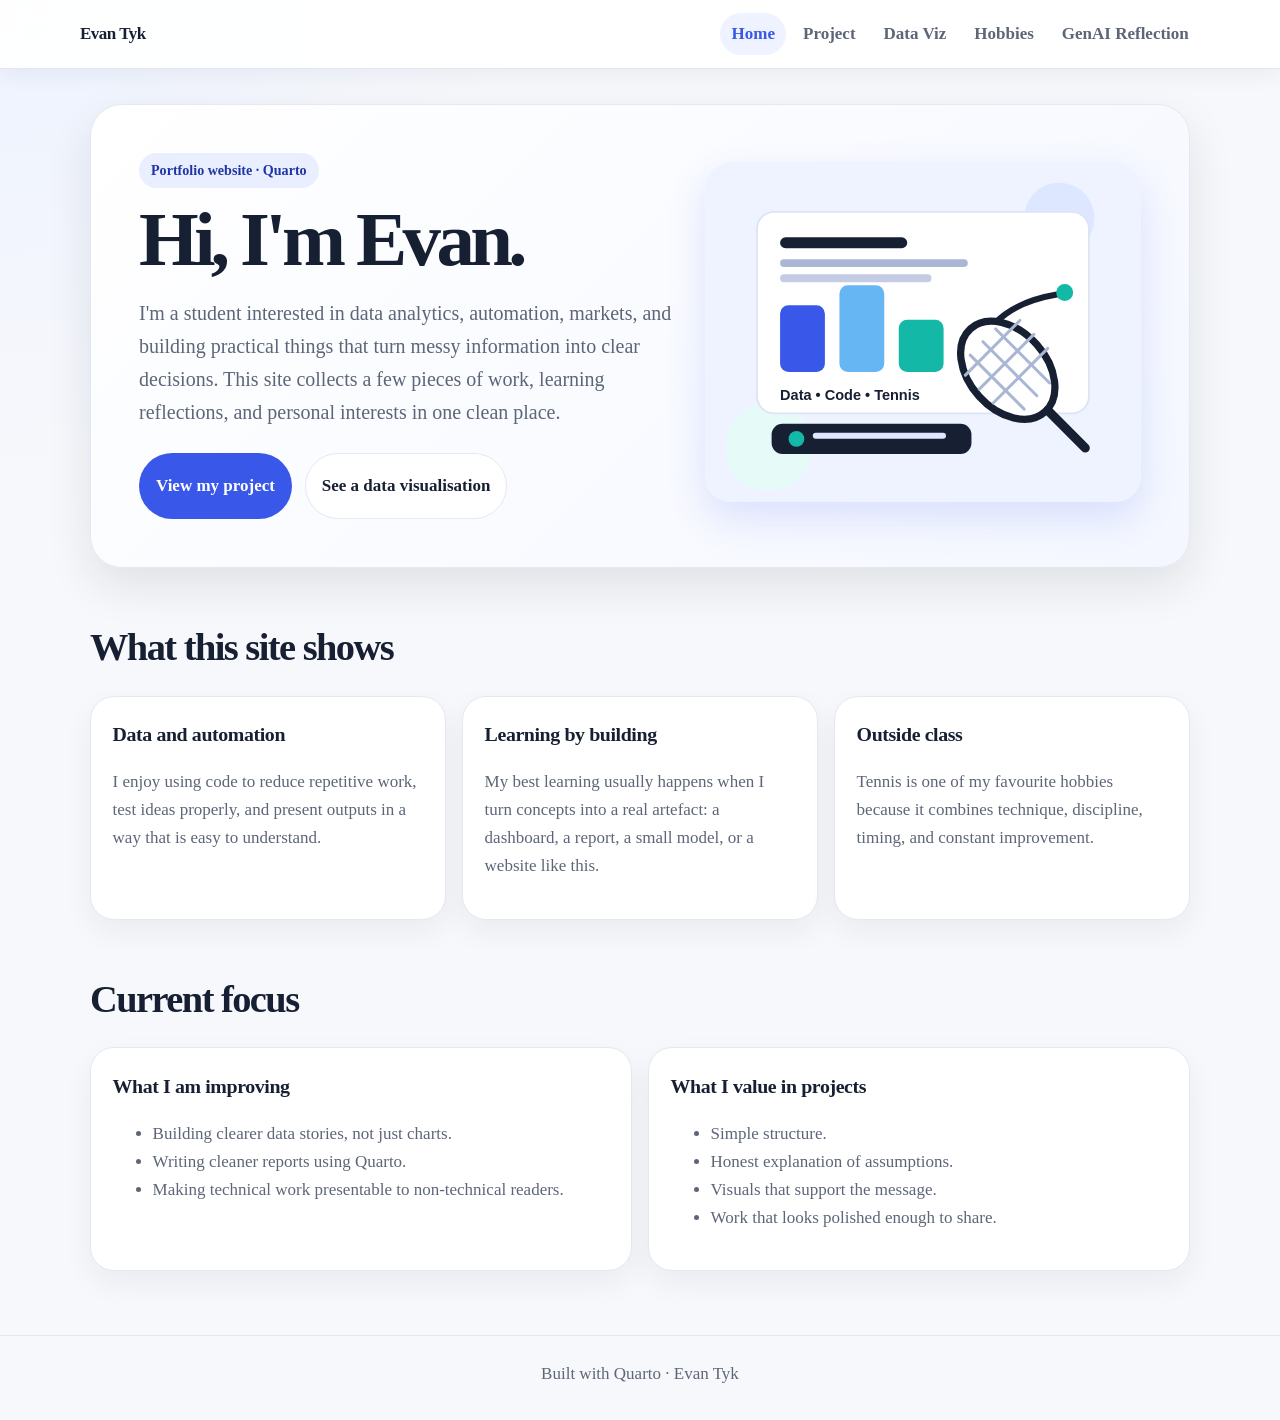
<file: docs/index.html>
<!doctype html>
<html lang="en">
<head>
  <meta charset="utf-8">
  <meta name="viewport" content="width=device-width, initial-scale=1">
  <title>Home | Evan Tyk</title>
  <meta name="description" content="Portfolio website built with Quarto by Evan Tyk.">
  <style>
/* Portfolio website styling - inlined for GitHub Pages reliability */
:root {
  --bg: #f7f8fb;
  --surface: #ffffff;
  --surface-2: #f0f4ff;
  --text: #172033;
  --muted: #5d6678;
  --accent: #3957e8;
  --accent-2: #0f766e;
  --line: #e4e8f2;
  --shadow: 0 18px 45px rgba(23, 32, 51, 0.10);
  --radius: 24px;
}

body {
  margin: 0;
  background: radial-gradient(circle at top left, #eef3ff 0, transparent 32rem), var(--bg);
  color: var(--text);
  font-size: 17px;
  line-height: 1.65;
}

.navbar {
  box-shadow: 0 6px 20px rgba(23, 32, 51, 0.06);
}

.navbar-title {
  font-weight: 800;
  letter-spacing: -0.02em;
}

#title-block-header,
.quarto-title-block,
.quarto-title,
h1.title {
  display: none;
}

main.content {
  max-width: 1120px;
  margin: 0 auto;
  padding: 2.2rem 1.1rem 4rem;
}

a {
  color: var(--accent);
}

.hero {
  display: grid;
  grid-template-columns: minmax(0, 1.1fr) minmax(280px, 0.9fr);
  gap: 2rem;
  align-items: center;
  padding: 3rem;
  border-radius: 32px;
  background: linear-gradient(135deg, #ffffff 0%, #f4f7ff 100%);
  box-shadow: var(--shadow);
  border: 1px solid var(--line);
}

.eyebrow {
  display: inline-flex;
  align-items: center;
  gap: 0.45rem;
  padding: 0.35rem 0.75rem;
  border-radius: 999px;
  background: #e9efff;
  color: #2035a3;
  font-size: 0.88rem;
  font-weight: 700;
  margin-bottom: 1rem;
}

.hero h1 {
  margin: 0;
  font-size: clamp(2.4rem, 7vw, 4.8rem);
  line-height: 0.95;
  letter-spacing: -0.06em;
}

.hero .lead {
  margin: 1.25rem 0 0;
  color: var(--muted);
  font-size: clamp(1.05rem, 2.2vw, 1.25rem);
  max-width: 62ch;
}

.hero-visual img {
  width: 100%;
  height: auto;
  border-radius: 26px;
  box-shadow: 0 16px 38px rgba(57, 87, 232, 0.15);
}

.portfolio-button-row {
  display: flex;
  flex-wrap: wrap;
  gap: 0.8rem;
  margin-top: 1.5rem;
}

.portfolio-btn {
  display: inline-flex !important;
  align-items: center;
  justify-content: center;
  min-height: 44px;
  padding: 0.65rem 1rem;
  border-radius: 999px;
  text-decoration: none;
  font-weight: 800;
  border: 1px solid transparent;
}

.portfolio-btn-primary {
  color: #ffffff;
  background: var(--accent);
}

.portfolio-btn-outline {
  color: var(--text);
  background: #ffffff;
  border-color: var(--line);
}

.section-title {
  margin-top: 3rem;
  margin-bottom: 1rem;
  font-size: clamp(1.65rem, 4vw, 2.4rem);
  letter-spacing: -0.04em;
}

.portfolio-grid {
  display: grid !important;
  grid-template-columns: repeat(3, minmax(0, 1fr));
  gap: 1rem;
}

.portfolio-grid.portfolio-grid-two {
  grid-template-columns: repeat(2, minmax(0, 1fr));
}

.portfolio-card {
  display: block;
  box-sizing: border-box;
  padding: 1.35rem;
  border-radius: var(--radius);
  background: var(--surface);
  border: 1px solid var(--line);
  box-shadow: 0 12px 30px rgba(23, 32, 51, 0.06);
}

.portfolio-card h3 {
  margin-top: 0;
  margin-bottom: 0.35rem;
  letter-spacing: -0.02em;
}

.portfolio-card p,
.portfolio-card li {
  color: var(--muted);
}

.portfolio-page-header {
  padding: 2.4rem;
  border-radius: 30px;
  background: linear-gradient(135deg, #172033 0%, #263965 100%);
  color: #ffffff;
  box-shadow: var(--shadow);
  margin-bottom: 1.4rem;
}

.portfolio-page-header h1 {
  margin: 0;
  font-size: clamp(2.1rem, 6vw, 4rem);
  letter-spacing: -0.05em;
  line-height: 1;
}

.portfolio-page-header p {
  max-width: 70ch;
  color: #dbe4ff;
  margin-bottom: 0;
}

.portfolio-callout-box {
  padding: 1.2rem 1.35rem;
  border-radius: 20px;
  background: #eefcf9;
  border: 1px solid #c9f2ea;
  color: #134e4a;
  font-weight: 650;
}

.portfolio-timeline {
  display: grid;
  gap: 0.9rem;
}

.portfolio-timeline-item {
  display: grid;
  grid-template-columns: 120px minmax(0, 1fr);
  gap: 1rem;
  padding: 1rem;
  border-radius: 20px;
  background: var(--surface);
  border: 1px solid var(--line);
}

.portfolio-timeline-item strong {
  color: var(--accent);
}

.portfolio-viz-frame {
  padding: 1rem;
  border-radius: 28px;
  background: #ffffff;
  border: 1px solid var(--line);
  box-shadow: var(--shadow);
  overflow: hidden;
}

.portfolio-viz-frame img {
  width: 100%;
  height: auto;
  display: block;
}

.note {
  color: var(--muted);
  font-size: 0.95rem;
}

.portfolio-tag-list {
  display: flex;
  flex-wrap: wrap;
  gap: 0.55rem;
  margin-top: 1rem;
}

.portfolio-tag {
  border-radius: 999px;
  padding: 0.35rem 0.7rem;
  background: var(--surface-2);
  color: #293c8f;
  font-size: 0.9rem;
  font-weight: 700;
}

@media (max-width: 820px) {
  main.content {
    padding-top: 1.2rem;
  }

  .hero,
  .portfolio-grid,
  .portfolio-grid.portfolio-grid-two,
  .portfolio-timeline-item {
    grid-template-columns: 1fr;
  }

  .hero,
  .portfolio-page-header {
    padding: 1.5rem;
    border-radius: 24px;
  }

  .hero-visual {
    order: -1;
  }

  .portfolio-button-row {
    flex-direction: column;
  }

  .portfolio-btn {
    width: 100%;
  }
}
/* Static docs fallback navbar/footer styles */
.site-nav {
  position: sticky;
  top: 0;
  z-index: 20;
  background: rgba(255, 255, 255, 0.92);
  backdrop-filter: blur(12px);
  border-bottom: 1px solid var(--line);
  box-shadow: 0 6px 20px rgba(23, 32, 51, 0.06);
}
.nav-inner {
  max-width: 1120px;
  margin: 0 auto;
  padding: 0.8rem 1.1rem;
  display: flex;
  align-items: center;
  justify-content: space-between;
  gap: 1rem;
}
.brand {
  color: var(--text);
  font-weight: 900;
  text-decoration: none;
  letter-spacing: -0.03em;
}
.nav-links {
  display: flex;
  align-items: center;
  gap: 0.35rem;
  flex-wrap: wrap;
  justify-content: flex-end;
}
.nav-links a {
  color: var(--muted);
  text-decoration: none;
  font-weight: 750;
  padding: 0.45rem 0.7rem;
  border-radius: 999px;
}
.nav-links a.active,
.nav-links a:hover {
  color: var(--accent);
  background: #eef3ff;
}
.site-footer {
  text-align: center;
  color: var(--muted);
  border-top: 1px solid var(--line);
  padding: 1.5rem 1rem 2rem;
}
@media (max-width: 820px) {
  .nav-inner {
    align-items: flex-start;
    flex-direction: column;
  }
  .nav-links {
    justify-content: flex-start;
  }
}

  
/* stability patch */
main.content, main {max-width: 1100px !important; margin: 0 auto !important; width: 100% !important;}
.portfolio-grid, .portfolio-grid-two {
 display:flex !important;
 flex-wrap:wrap !important;
 gap:1rem !important;
 width:100% !important;
 align-items:stretch !important;
}
.portfolio-grid > *, .portfolio-grid-two > * {
 flex:1 1 300px !important;
 min-width:280px !important;
 width:auto !important;
 max-width:100% !important;
}
.portfolio-card {
 width:100% !important;
 overflow-wrap:break-word !important;
 word-break:normal !important;
}
@media (max-width:700px){
 .portfolio-grid > *, .portfolio-grid-two > * {min-width:100% !important;}
}

</style>
</head>
<body>
  <nav class="site-nav" aria-label="Main navigation">
    <div class="nav-inner">
      <a class="brand" href="index.html">Evan Tyk</a>
      <div class="nav-links"><a class="active" href="index.html">Home</a><a class="" href="project.html">Project</a><a class="" href="data-visualization.html">Data Viz</a><a class="" href="hobbies.html">Hobbies</a><a class="" href="genai-reflection.html">GenAI Reflection</a></div>
    </div>
  </nav>
  <main class="content">

<section class="hero">
  <div class="hero-copy">
    <span class="eyebrow">Portfolio website · Quarto</span>
    <h1>Hi, I'm Evan.</h1>
    <p class="lead">I'm a student interested in data analytics, automation, markets, and building practical things that turn messy information into clear decisions. This site collects a few pieces of work, learning reflections, and personal interests in one clean place.</p>
    <div class="portfolio-button-row">
      <a class="portfolio-btn portfolio-btn-primary" href="project.html">View my project</a>
      <a class="portfolio-btn portfolio-btn-outline" href="data-visualization.html">See a data visualisation</a>
    </div>
  </div>
  <div class="hero-visual"><img src="assets/profile-card.svg" alt="Illustration of data charts, code and tennis representing Evan's interests"></div>
</section>

<h2 class="section-title">What this site shows</h2>
<section class="portfolio-grid">
  <article class="portfolio-card"><h3>Data and automation</h3><p>I enjoy using code to reduce repetitive work, test ideas properly, and present outputs in a way that is easy to understand.</p></article>
  <article class="portfolio-card"><h3>Learning by building</h3><p>My best learning usually happens when I turn concepts into a real artefact: a dashboard, a report, a small model, or a website like this.</p></article>
  <article class="portfolio-card"><h3>Outside class</h3><p>Tennis is one of my favourite hobbies because it combines technique, discipline, timing, and constant improvement.</p></article>
</section>

<h2 class="section-title">Current focus</h2>
<section class="portfolio-grid portfolio-grid-two">
  <article class="portfolio-card"><h3>What I am improving</h3><ul><li>Building clearer data stories, not just charts.</li><li>Writing cleaner reports using Quarto.</li><li>Making technical work presentable to non-technical readers.</li></ul></article>
  <article class="portfolio-card"><h3>What I value in projects</h3><ul><li>Simple structure.</li><li>Honest explanation of assumptions.</li><li>Visuals that support the message.</li><li>Work that looks polished enough to share.</li></ul></article>
</section>

  </main>
  <footer class="site-footer">Built with Quarto · Evan Tyk</footer>
</body>
</html>
</file>
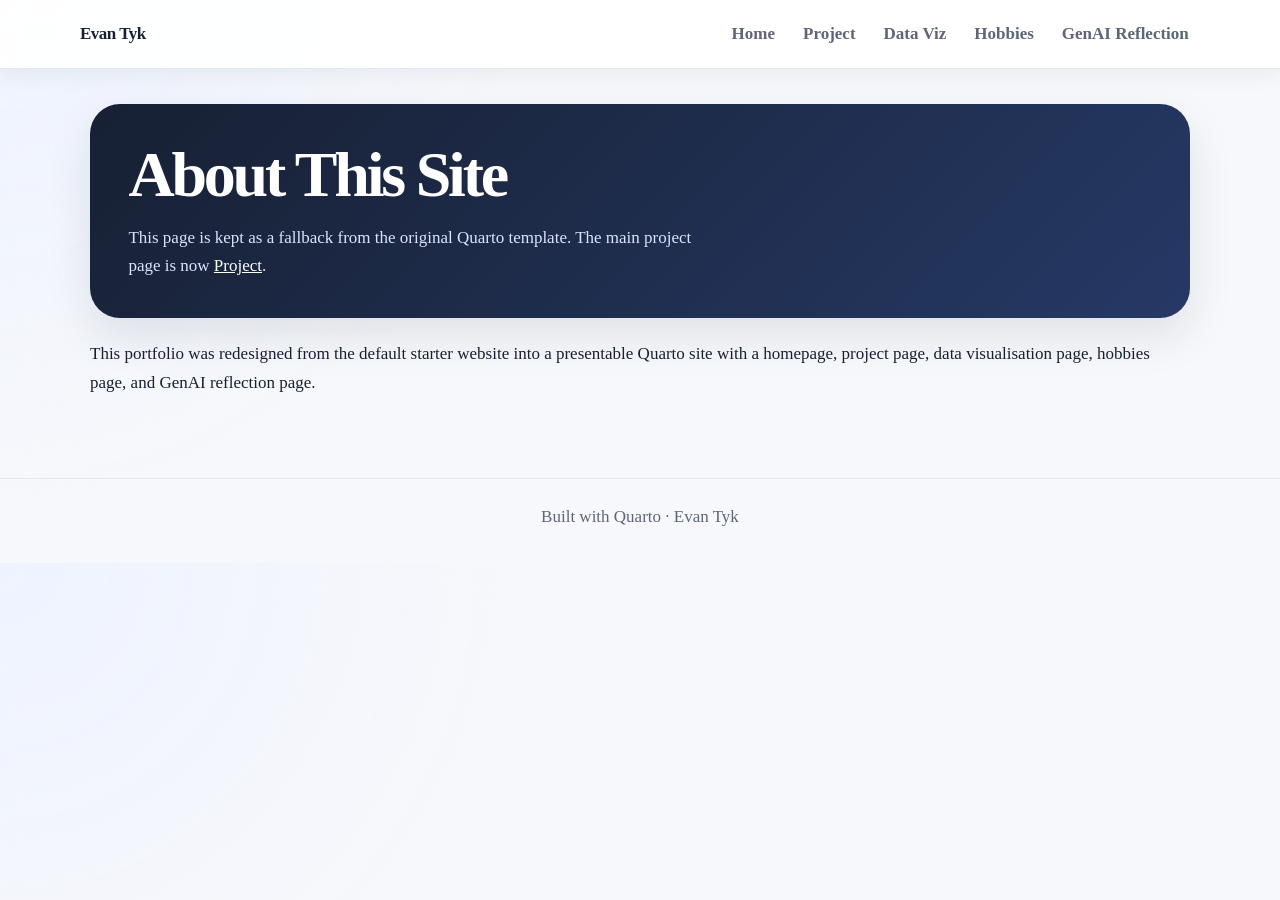
<file: docs/about.html>
<!doctype html>
<html lang="en">
<head>
  <meta charset="utf-8">
  <meta name="viewport" content="width=device-width, initial-scale=1">
  <title>About This Site | Evan Tyk</title>
  <meta name="description" content="Portfolio website built with Quarto by Evan Tyk.">
  <style>
/* Portfolio website styling - inlined for GitHub Pages reliability */
:root {
  --bg: #f7f8fb;
  --surface: #ffffff;
  --surface-2: #f0f4ff;
  --text: #172033;
  --muted: #5d6678;
  --accent: #3957e8;
  --accent-2: #0f766e;
  --line: #e4e8f2;
  --shadow: 0 18px 45px rgba(23, 32, 51, 0.10);
  --radius: 24px;
}

body {
  margin: 0;
  background: radial-gradient(circle at top left, #eef3ff 0, transparent 32rem), var(--bg);
  color: var(--text);
  font-size: 17px;
  line-height: 1.65;
}

.navbar {
  box-shadow: 0 6px 20px rgba(23, 32, 51, 0.06);
}

.navbar-title {
  font-weight: 800;
  letter-spacing: -0.02em;
}

#title-block-header,
.quarto-title-block,
.quarto-title,
h1.title {
  display: none;
}

main.content {
  max-width: 1120px;
  margin: 0 auto;
  padding: 2.2rem 1.1rem 4rem;
}

a {
  color: var(--accent);
}

.hero {
  display: grid;
  grid-template-columns: minmax(0, 1.1fr) minmax(280px, 0.9fr);
  gap: 2rem;
  align-items: center;
  padding: 3rem;
  border-radius: 32px;
  background: linear-gradient(135deg, #ffffff 0%, #f4f7ff 100%);
  box-shadow: var(--shadow);
  border: 1px solid var(--line);
}

.eyebrow {
  display: inline-flex;
  align-items: center;
  gap: 0.45rem;
  padding: 0.35rem 0.75rem;
  border-radius: 999px;
  background: #e9efff;
  color: #2035a3;
  font-size: 0.88rem;
  font-weight: 700;
  margin-bottom: 1rem;
}

.hero h1 {
  margin: 0;
  font-size: clamp(2.4rem, 7vw, 4.8rem);
  line-height: 0.95;
  letter-spacing: -0.06em;
}

.hero .lead {
  margin: 1.25rem 0 0;
  color: var(--muted);
  font-size: clamp(1.05rem, 2.2vw, 1.25rem);
  max-width: 62ch;
}

.hero-visual img {
  width: 100%;
  height: auto;
  border-radius: 26px;
  box-shadow: 0 16px 38px rgba(57, 87, 232, 0.15);
}

.portfolio-button-row {
  display: flex;
  flex-wrap: wrap;
  gap: 0.8rem;
  margin-top: 1.5rem;
}

.portfolio-btn {
  display: inline-flex !important;
  align-items: center;
  justify-content: center;
  min-height: 44px;
  padding: 0.65rem 1rem;
  border-radius: 999px;
  text-decoration: none;
  font-weight: 800;
  border: 1px solid transparent;
}

.portfolio-btn-primary {
  color: #ffffff;
  background: var(--accent);
}

.portfolio-btn-outline {
  color: var(--text);
  background: #ffffff;
  border-color: var(--line);
}

.section-title {
  margin-top: 3rem;
  margin-bottom: 1rem;
  font-size: clamp(1.65rem, 4vw, 2.4rem);
  letter-spacing: -0.04em;
}

.portfolio-grid {
  display: grid !important;
  grid-template-columns: repeat(3, minmax(0, 1fr));
  gap: 1rem;
}

.portfolio-grid.portfolio-grid-two {
  grid-template-columns: repeat(2, minmax(0, 1fr));
}

.portfolio-card {
  display: block;
  box-sizing: border-box;
  padding: 1.35rem;
  border-radius: var(--radius);
  background: var(--surface);
  border: 1px solid var(--line);
  box-shadow: 0 12px 30px rgba(23, 32, 51, 0.06);
}

.portfolio-card h3 {
  margin-top: 0;
  margin-bottom: 0.35rem;
  letter-spacing: -0.02em;
}

.portfolio-card p,
.portfolio-card li {
  color: var(--muted);
}

.portfolio-page-header {
  padding: 2.4rem;
  border-radius: 30px;
  background: linear-gradient(135deg, #172033 0%, #263965 100%);
  color: #ffffff;
  box-shadow: var(--shadow);
  margin-bottom: 1.4rem;
}

.portfolio-page-header h1 {
  margin: 0;
  font-size: clamp(2.1rem, 6vw, 4rem);
  letter-spacing: -0.05em;
  line-height: 1;
}

.portfolio-page-header p {
  max-width: 70ch;
  color: #dbe4ff;
  margin-bottom: 0;
}

.portfolio-callout-box {
  padding: 1.2rem 1.35rem;
  border-radius: 20px;
  background: #eefcf9;
  border: 1px solid #c9f2ea;
  color: #134e4a;
  font-weight: 650;
}

.portfolio-timeline {
  display: grid;
  gap: 0.9rem;
}

.portfolio-timeline-item {
  display: grid;
  grid-template-columns: 120px minmax(0, 1fr);
  gap: 1rem;
  padding: 1rem;
  border-radius: 20px;
  background: var(--surface);
  border: 1px solid var(--line);
}

.portfolio-timeline-item strong {
  color: var(--accent);
}

.portfolio-viz-frame {
  padding: 1rem;
  border-radius: 28px;
  background: #ffffff;
  border: 1px solid var(--line);
  box-shadow: var(--shadow);
  overflow: hidden;
}

.portfolio-viz-frame img {
  width: 100%;
  height: auto;
  display: block;
}

.note {
  color: var(--muted);
  font-size: 0.95rem;
}

.portfolio-tag-list {
  display: flex;
  flex-wrap: wrap;
  gap: 0.55rem;
  margin-top: 1rem;
}

.portfolio-tag {
  border-radius: 999px;
  padding: 0.35rem 0.7rem;
  background: var(--surface-2);
  color: #293c8f;
  font-size: 0.9rem;
  font-weight: 700;
}

@media (max-width: 820px) {
  main.content {
    padding-top: 1.2rem;
  }

  .hero,
  .portfolio-grid,
  .portfolio-grid.portfolio-grid-two,
  .portfolio-timeline-item {
    grid-template-columns: 1fr;
  }

  .hero,
  .portfolio-page-header {
    padding: 1.5rem;
    border-radius: 24px;
  }

  .hero-visual {
    order: -1;
  }

  .portfolio-button-row {
    flex-direction: column;
  }

  .portfolio-btn {
    width: 100%;
  }
}
/* Static docs fallback navbar/footer styles */
.site-nav {
  position: sticky;
  top: 0;
  z-index: 20;
  background: rgba(255, 255, 255, 0.92);
  backdrop-filter: blur(12px);
  border-bottom: 1px solid var(--line);
  box-shadow: 0 6px 20px rgba(23, 32, 51, 0.06);
}
.nav-inner {
  max-width: 1120px;
  margin: 0 auto;
  padding: 0.8rem 1.1rem;
  display: flex;
  align-items: center;
  justify-content: space-between;
  gap: 1rem;
}
.brand {
  color: var(--text);
  font-weight: 900;
  text-decoration: none;
  letter-spacing: -0.03em;
}
.nav-links {
  display: flex;
  align-items: center;
  gap: 0.35rem;
  flex-wrap: wrap;
  justify-content: flex-end;
}
.nav-links a {
  color: var(--muted);
  text-decoration: none;
  font-weight: 750;
  padding: 0.45rem 0.7rem;
  border-radius: 999px;
}
.nav-links a.active,
.nav-links a:hover {
  color: var(--accent);
  background: #eef3ff;
}
.site-footer {
  text-align: center;
  color: var(--muted);
  border-top: 1px solid var(--line);
  padding: 1.5rem 1rem 2rem;
}
@media (max-width: 820px) {
  .nav-inner {
    align-items: flex-start;
    flex-direction: column;
  }
  .nav-links {
    justify-content: flex-start;
  }
}

  
/* stability patch */
main.content, main {max-width: 1100px !important; margin: 0 auto !important; width: 100% !important;}
.portfolio-grid, .portfolio-grid-two {
 display:flex !important;
 flex-wrap:wrap !important;
 gap:1rem !important;
 width:100% !important;
 align-items:stretch !important;
}
.portfolio-grid > *, .portfolio-grid-two > * {
 flex:1 1 300px !important;
 min-width:280px !important;
 width:auto !important;
 max-width:100% !important;
}
.portfolio-card {
 width:100% !important;
 overflow-wrap:break-word !important;
 word-break:normal !important;
}
@media (max-width:700px){
 .portfolio-grid > *, .portfolio-grid-two > * {min-width:100% !important;}
}

</style>
</head>
<body>
  <nav class="site-nav" aria-label="Main navigation">
    <div class="nav-inner">
      <a class="brand" href="index.html">Evan Tyk</a>
      <div class="nav-links"><a class="" href="index.html">Home</a><a class="" href="project.html">Project</a><a class="" href="data-visualization.html">Data Viz</a><a class="" href="hobbies.html">Hobbies</a><a class="" href="genai-reflection.html">GenAI Reflection</a></div>
    </div>
  </nav>
  <main class="content">

<section class="portfolio-page-header"><h1>About This Site</h1><p>This page is kept as a fallback from the original Quarto template. The main project page is now <a href="project.html" style="color:#fff;text-decoration:underline;">Project</a>.</p></section>
<p>This portfolio was redesigned from the default starter website into a presentable Quarto site with a homepage, project page, data visualisation page, hobbies page, and GenAI reflection page.</p>

  </main>
  <footer class="site-footer">Built with Quarto · Evan Tyk</footer>
</body>
</html>
</file>
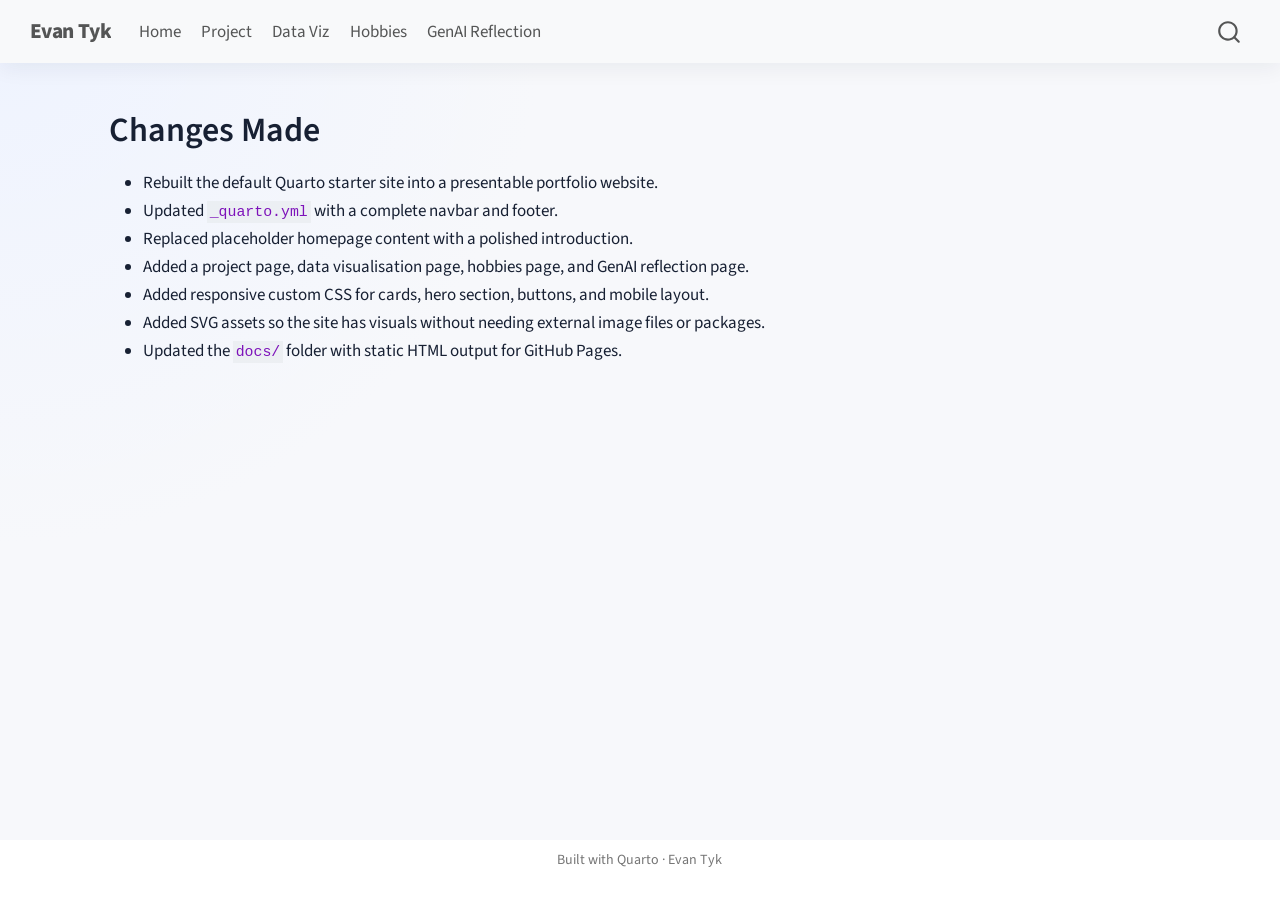
<file: docs/CHANGES.html>
<!DOCTYPE html>
<html xmlns="http://www.w3.org/1999/xhtml" lang="en" xml:lang="en"><head>

<meta charset="utf-8">
<meta name="generator" content="quarto-1.9.37">

<meta name="viewport" content="width=device-width, initial-scale=1.0, user-scalable=yes">


<title>changes – Evan Tyk</title>
<style>
/* Default styles provided by pandoc.
** See https://pandoc.org/MANUAL.html#variables-for-html for config info.
*/
code{white-space: pre-wrap;}
span.smallcaps{font-variant: small-caps;}
div.columns{display: flex; gap: min(4vw, 1.5em);}
div.column{flex: auto; overflow-x: auto;}
div.hanging-indent{margin-left: 1.5em; text-indent: -1.5em;}
ul.task-list{list-style: none;}
ul.task-list li input[type="checkbox"] {
  width: 0.8em;
  margin: 0 0.8em 0.2em -1em; /* quarto-specific, see https://github.com/quarto-dev/quarto-cli/issues/4556 */ 
  vertical-align: middle;
}
</style>


<script src="site_libs/quarto-nav/quarto-nav.js"></script>
<script src="site_libs/clipboard/clipboard.min.js"></script>
<script src="site_libs/quarto-search/autocomplete.umd.js"></script>
<script src="site_libs/quarto-search/fuse.min.js"></script>
<script src="site_libs/quarto-search/quarto-search.js"></script>
<meta name="quarto:offset" content="./">
<script src="site_libs/quarto-html/quarto.js" type="module"></script>
<script src="site_libs/quarto-html/tabsets/tabsets.js" type="module"></script>
<script src="site_libs/quarto-html/popper.min.js"></script>
<script src="site_libs/quarto-html/tippy.umd.min.js"></script>
<script src="site_libs/quarto-html/anchor.min.js"></script>
<link href="site_libs/quarto-html/tippy.css" rel="stylesheet">
<link href="site_libs/quarto-html/quarto-syntax-highlighting-7f8f88aac4f3542376d5c11b86a4c14d.css" rel="stylesheet" id="quarto-text-highlighting-styles">
<script src="site_libs/bootstrap/bootstrap.min.js"></script>
<link href="site_libs/bootstrap/bootstrap-icons.css" rel="stylesheet">
<link href="site_libs/bootstrap/bootstrap-a0f9fd0d421825b736dc1bbcbcba2219.min.css" rel="stylesheet" append-hash="true" id="quarto-bootstrap" data-mode="light">
<script id="quarto-search-options" type="application/json">{
  "location": "navbar",
  "copy-button": false,
  "collapse-after": 3,
  "panel-placement": "end",
  "type": "overlay",
  "limit": 50,
  "keyboard-shortcut": [
    "f",
    "/",
    "s"
  ],
  "show-item-context": false,
  "language": {
    "search-no-results-text": "No results",
    "search-matching-documents-text": "matching documents",
    "search-copy-link-title": "Copy link to search",
    "search-hide-matches-text": "Hide additional matches",
    "search-more-match-text": "more match in this document",
    "search-more-matches-text": "more matches in this document",
    "search-clear-button-title": "Clear",
    "search-text-placeholder": "",
    "search-detached-cancel-button-title": "Cancel",
    "search-submit-button-title": "Submit",
    "search-label": "Search"
  }
}</script>


<link rel="stylesheet" href="styles.css">
</head>

<body class="nav-fixed quarto-light">

<div id="quarto-search-results"></div>
  <header id="quarto-header" class="headroom fixed-top">
    <nav class="navbar navbar-expand-lg " data-bs-theme="dark">
      <div class="navbar-container container-fluid">
      <div class="navbar-brand-container mx-auto">
    <a class="navbar-brand" href="./index.html">
    <span class="navbar-title">Evan Tyk</span>
    </a>
  </div>
            <div id="quarto-search" class="" title="Search"></div>
          <button class="navbar-toggler" type="button" data-bs-toggle="collapse" data-bs-target="#navbarCollapse" aria-controls="navbarCollapse" role="menu" aria-expanded="false" aria-label="Toggle navigation" onclick="if (window.quartoToggleHeadroom) { window.quartoToggleHeadroom(); }">
  <span class="navbar-toggler-icon"></span>
</button>
          <div class="collapse navbar-collapse" id="navbarCollapse">
            <ul class="navbar-nav navbar-nav-scroll me-auto">
  <li class="nav-item">
    <a class="nav-link" href="./index.html"> 
<span class="menu-text">Home</span></a>
  </li>  
  <li class="nav-item">
    <a class="nav-link" href="./project.html"> 
<span class="menu-text">Project</span></a>
  </li>  
  <li class="nav-item">
    <a class="nav-link" href="./data-visualization.html"> 
<span class="menu-text">Data Viz</span></a>
  </li>  
  <li class="nav-item">
    <a class="nav-link" href="./hobbies.html"> 
<span class="menu-text">Hobbies</span></a>
  </li>  
  <li class="nav-item">
    <a class="nav-link" href="./genai-reflection.html"> 
<span class="menu-text">GenAI Reflection</span></a>
  </li>  
</ul>
          </div> <!-- /navcollapse -->
            <div class="quarto-navbar-tools">
</div>
      </div> <!-- /container-fluid -->
    </nav>
</header>
<!-- content -->
<div id="quarto-content" class="quarto-container page-columns page-rows-contents page-layout-full page-navbar">
<!-- sidebar -->
<!-- margin-sidebar -->
    
<!-- main -->
<main class="content column-page" id="quarto-document-content"><header id="title-block-header" class="quarto-title-block"></header>




<section id="changes-made" class="level1">
<h1>Changes Made</h1>
<ul>
<li>Rebuilt the default Quarto starter site into a presentable portfolio website.</li>
<li>Updated <code>_quarto.yml</code> with a complete navbar and footer.</li>
<li>Replaced placeholder homepage content with a polished introduction.</li>
<li>Added a project page, data visualisation page, hobbies page, and GenAI reflection page.</li>
<li>Added responsive custom CSS for cards, hero section, buttons, and mobile layout.</li>
<li>Added SVG assets so the site has visuals without needing external image files or packages.</li>
<li>Updated the <code>docs/</code> folder with static HTML output for GitHub Pages.</li>
</ul>


</section>

</main> <!-- /main -->
<script id="quarto-html-after-body" type="application/javascript">
  window.document.addEventListener("DOMContentLoaded", function (event) {
    const icon = "";
    const anchorJS = new window.AnchorJS();
    anchorJS.options = {
      placement: 'right',
      icon: icon
    };
    anchorJS.add('.anchored');
    const isCodeAnnotation = (el) => {
      for (const clz of el.classList) {
        if (clz.startsWith('code-annotation-')) {                     
          return true;
        }
      }
      return false;
    }
    const onCopySuccess = function(e) {
      // button target
      const button = e.trigger;
      // don't keep focus
      button.blur();
      // flash "checked"
      button.classList.add('code-copy-button-checked');
      var currentTitle = button.getAttribute("title");
      button.setAttribute("title", "Copied!");
      let tooltip;
      if (window.bootstrap) {
        button.setAttribute("data-bs-toggle", "tooltip");
        button.setAttribute("data-bs-placement", "left");
        button.setAttribute("data-bs-title", "Copied!");
        tooltip = new bootstrap.Tooltip(button, 
          { trigger: "manual", 
            customClass: "code-copy-button-tooltip",
            offset: [0, -8]});
        tooltip.show();    
      }
      setTimeout(function() {
        if (tooltip) {
          tooltip.hide();
          button.removeAttribute("data-bs-title");
          button.removeAttribute("data-bs-toggle");
          button.removeAttribute("data-bs-placement");
        }
        button.setAttribute("title", currentTitle);
        button.classList.remove('code-copy-button-checked');
      }, 1000);
      // clear code selection
      e.clearSelection();
    }
    const getTextToCopy = function(trigger) {
      const outerScaffold = trigger.parentElement.cloneNode(true);
      const codeEl = outerScaffold.querySelector('code');
      for (const childEl of codeEl.children) {
        if (isCodeAnnotation(childEl)) {
          childEl.remove();
        }
      }
      return codeEl.innerText;
    }
    const clipboard = new window.ClipboardJS('.code-copy-button:not([data-in-quarto-modal])', {
      text: getTextToCopy
    });
    clipboard.on('success', onCopySuccess);
    if (window.document.getElementById('quarto-embedded-source-code-modal')) {
      const clipboardModal = new window.ClipboardJS('.code-copy-button[data-in-quarto-modal]', {
        text: getTextToCopy,
        container: window.document.getElementById('quarto-embedded-source-code-modal')
      });
      clipboardModal.on('success', onCopySuccess);
    }
      var localhostRegex = new RegExp(/^(?:http|https):\/\/localhost\:?[0-9]*\//);
      var mailtoRegex = new RegExp(/^mailto:/);
        var filterRegex = new RegExp('/' + window.location.host + '/');
      var isInternal = (href) => {
          return filterRegex.test(href) || localhostRegex.test(href) || mailtoRegex.test(href);
      }
      // Inspect non-navigation links and adorn them if external
     var links = window.document.querySelectorAll('a[href]:not(.nav-link):not(.navbar-brand):not(.toc-action):not(.sidebar-link):not(.sidebar-item-toggle):not(.pagination-link):not(.no-external):not([aria-hidden]):not(.dropdown-item):not(.quarto-navigation-tool):not(.about-link)');
      for (var i=0; i<links.length; i++) {
        const link = links[i];
        if (!isInternal(link.href)) {
          // undo the damage that might have been done by quarto-nav.js in the case of
          // links that we want to consider external
          if (link.dataset.originalHref !== undefined) {
            link.href = link.dataset.originalHref;
          }
        }
      }
    function tippyHover(el, contentFn, onTriggerFn, onUntriggerFn) {
      const config = {
        allowHTML: true,
        maxWidth: 500,
        delay: 100,
        arrow: false,
        appendTo: function(el) {
            return el.parentElement;
        },
        interactive: true,
        interactiveBorder: 10,
        theme: 'quarto',
        placement: 'bottom-start',
      };
      if (contentFn) {
        config.content = contentFn;
      }
      if (onTriggerFn) {
        config.onTrigger = onTriggerFn;
      }
      if (onUntriggerFn) {
        config.onUntrigger = onUntriggerFn;
      }
      window.tippy(el, config); 
    }
    const noterefs = window.document.querySelectorAll('a[role="doc-noteref"]');
    for (var i=0; i<noterefs.length; i++) {
      const ref = noterefs[i];
      tippyHover(ref, function() {
        // use id or data attribute instead here
        let href = ref.getAttribute('data-footnote-href') || ref.getAttribute('href');
        try { href = new URL(href).hash; } catch {}
        const id = href.replace(/^#\/?/, "");
        const note = window.document.getElementById(id);
        if (note) {
          return note.innerHTML;
        } else {
          return "";
        }
      });
    }
    const xrefs = window.document.querySelectorAll('a.quarto-xref');
    const processXRef = (id, note) => {
      // Strip column container classes
      const stripColumnClz = (el) => {
        el.classList.remove("page-full", "page-columns");
        if (el.children) {
          for (const child of el.children) {
            stripColumnClz(child);
          }
        }
      }
      stripColumnClz(note)
      if (id === null || id.startsWith('sec-')) {
        // Special case sections, only their first couple elements
        const container = document.createElement("div");
        if (note.children && note.children.length > 2) {
          container.appendChild(note.children[0].cloneNode(true));
          for (let i = 1; i < note.children.length; i++) {
            const child = note.children[i];
            if (child.tagName === "P" && child.innerText === "") {
              continue;
            } else {
              container.appendChild(child.cloneNode(true));
              break;
            }
          }
          if (window.Quarto?.typesetMath) {
            window.Quarto.typesetMath(container);
          }
          return container.innerHTML
        } else {
          if (window.Quarto?.typesetMath) {
            window.Quarto.typesetMath(note);
          }
          return note.innerHTML;
        }
      } else {
        // Remove any anchor links if they are present
        const anchorLink = note.querySelector('a.anchorjs-link');
        if (anchorLink) {
          anchorLink.remove();
        }
        if (window.Quarto?.typesetMath) {
          window.Quarto.typesetMath(note);
        }
        if (note.classList.contains("callout")) {
          return note.outerHTML;
        } else {
          return note.innerHTML;
        }
      }
    }
    for (var i=0; i<xrefs.length; i++) {
      const xref = xrefs[i];
      tippyHover(xref, undefined, function(instance) {
        instance.disable();
        let url = xref.getAttribute('href');
        let hash = undefined; 
        if (url.startsWith('#')) {
          hash = url;
        } else {
          try { hash = new URL(url).hash; } catch {}
        }
        if (hash) {
          const id = hash.replace(/^#\/?/, "");
          const note = window.document.getElementById(id);
          if (note !== null) {
            try {
              const html = processXRef(id, note.cloneNode(true));
              instance.setContent(html);
            } finally {
              instance.enable();
              instance.show();
            }
          } else {
            // See if we can fetch this
            fetch(url.split('#')[0])
            .then(res => res.text())
            .then(html => {
              const parser = new DOMParser();
              const htmlDoc = parser.parseFromString(html, "text/html");
              const note = htmlDoc.getElementById(id);
              if (note !== null) {
                const html = processXRef(id, note);
                instance.setContent(html);
              } 
            }).finally(() => {
              instance.enable();
              instance.show();
            });
          }
        } else {
          // See if we can fetch a full url (with no hash to target)
          // This is a special case and we should probably do some content thinning / targeting
          fetch(url)
          .then(res => res.text())
          .then(html => {
            const parser = new DOMParser();
            const htmlDoc = parser.parseFromString(html, "text/html");
            const note = htmlDoc.querySelector('main.content');
            if (note !== null) {
              // This should only happen for chapter cross references
              // (since there is no id in the URL)
              // remove the first header
              if (note.children.length > 0 && note.children[0].tagName === "HEADER") {
                note.children[0].remove();
              }
              const html = processXRef(null, note);
              instance.setContent(html);
            } 
          }).finally(() => {
            instance.enable();
            instance.show();
          });
        }
      }, function(instance) {
      });
    }
        let selectedAnnoteEl;
        const selectorForAnnotation = ( cell, annotation) => {
          let cellAttr = 'data-code-cell="' + cell + '"';
          let lineAttr = 'data-code-annotation="' +  annotation + '"';
          const selector = 'span[' + cellAttr + '][' + lineAttr + ']';
          return selector;
        }
        const selectCodeLines = (annoteEl) => {
          const doc = window.document;
          const targetCell = annoteEl.getAttribute("data-target-cell");
          const targetAnnotation = annoteEl.getAttribute("data-target-annotation");
          const annoteSpan = window.document.querySelector(selectorForAnnotation(targetCell, targetAnnotation));
          const lines = annoteSpan.getAttribute("data-code-lines").split(",");
          const lineIds = lines.map((line) => {
            return targetCell + "-" + line;
          })
          let top = null;
          let height = null;
          let parent = null;
          if (lineIds.length > 0) {
              //compute the position of the single el (top and bottom and make a div)
              const el = window.document.getElementById(lineIds[0]);
              top = el.offsetTop;
              height = el.offsetHeight;
              parent = el.parentElement.parentElement;
            if (lineIds.length > 1) {
              const lastEl = window.document.getElementById(lineIds[lineIds.length - 1]);
              const bottom = lastEl.offsetTop + lastEl.offsetHeight;
              height = bottom - top;
            }
            if (top !== null && height !== null && parent !== null) {
              // cook up a div (if necessary) and position it 
              let div = window.document.getElementById("code-annotation-line-highlight");
              if (div === null) {
                div = window.document.createElement("div");
                div.setAttribute("id", "code-annotation-line-highlight");
                div.style.position = 'absolute';
                parent.appendChild(div);
              }
              div.style.top = top - 2 + "px";
              div.style.height = height + 4 + "px";
              div.style.left = 0;
              let gutterDiv = window.document.getElementById("code-annotation-line-highlight-gutter");
              if (gutterDiv === null) {
                gutterDiv = window.document.createElement("div");
                gutterDiv.setAttribute("id", "code-annotation-line-highlight-gutter");
                gutterDiv.style.position = 'absolute';
                const codeCell = window.document.getElementById(targetCell);
                const gutter = codeCell.querySelector('.code-annotation-gutter');
                gutter.appendChild(gutterDiv);
              }
              gutterDiv.style.top = top - 2 + "px";
              gutterDiv.style.height = height + 4 + "px";
            }
            selectedAnnoteEl = annoteEl;
          }
        };
        const unselectCodeLines = () => {
          const elementsIds = ["code-annotation-line-highlight", "code-annotation-line-highlight-gutter"];
          elementsIds.forEach((elId) => {
            const div = window.document.getElementById(elId);
            if (div) {
              div.remove();
            }
          });
          selectedAnnoteEl = undefined;
        };
          // Handle positioning of the toggle
      window.addEventListener(
        "resize",
        throttle(() => {
          elRect = undefined;
          if (selectedAnnoteEl) {
            selectCodeLines(selectedAnnoteEl);
          }
        }, 10)
      );
      function throttle(fn, ms) {
      let throttle = false;
      let timer;
        return (...args) => {
          if(!throttle) { // first call gets through
              fn.apply(this, args);
              throttle = true;
          } else { // all the others get throttled
              if(timer) clearTimeout(timer); // cancel #2
              timer = setTimeout(() => {
                fn.apply(this, args);
                timer = throttle = false;
              }, ms);
          }
        };
      }
        // Attach click handler to the DT
        const annoteDls = window.document.querySelectorAll('dt[data-target-cell]');
        for (const annoteDlNode of annoteDls) {
          annoteDlNode.addEventListener('click', (event) => {
            const clickedEl = event.target;
            if (clickedEl !== selectedAnnoteEl) {
              unselectCodeLines();
              const activeEl = window.document.querySelector('dt[data-target-cell].code-annotation-active');
              if (activeEl) {
                activeEl.classList.remove('code-annotation-active');
              }
              selectCodeLines(clickedEl);
              clickedEl.classList.add('code-annotation-active');
            } else {
              // Unselect the line
              unselectCodeLines();
              clickedEl.classList.remove('code-annotation-active');
            }
          });
        }
    const findCites = (el) => {
      const parentEl = el.parentElement;
      if (parentEl) {
        const cites = parentEl.dataset.cites;
        if (cites) {
          return {
            el,
            cites: cites.split(' ')
          };
        } else {
          return findCites(el.parentElement)
        }
      } else {
        return undefined;
      }
    };
    var bibliorefs = window.document.querySelectorAll('a[role="doc-biblioref"]');
    for (var i=0; i<bibliorefs.length; i++) {
      const ref = bibliorefs[i];
      const citeInfo = findCites(ref);
      if (citeInfo) {
        tippyHover(citeInfo.el, function() {
          var popup = window.document.createElement('div');
          citeInfo.cites.forEach(function(cite) {
            var citeDiv = window.document.createElement('div');
            citeDiv.classList.add('hanging-indent');
            citeDiv.classList.add('csl-entry');
            var biblioDiv = window.document.getElementById('ref-' + cite);
            if (biblioDiv) {
              citeDiv.innerHTML = biblioDiv.innerHTML;
            }
            popup.appendChild(citeDiv);
          });
          return popup.innerHTML;
        });
      }
    }
  });
  </script>
</div> <!-- /content -->
<footer class="footer">
  <div class="nav-footer">
    <div class="nav-footer-left">
      &nbsp;
    </div>   
    <div class="nav-footer-center">
<p>Built with Quarto · Evan Tyk</p>
</div>
    <div class="nav-footer-right">
      &nbsp;
    </div>
  </div>
</footer>




</body></html>
</file>
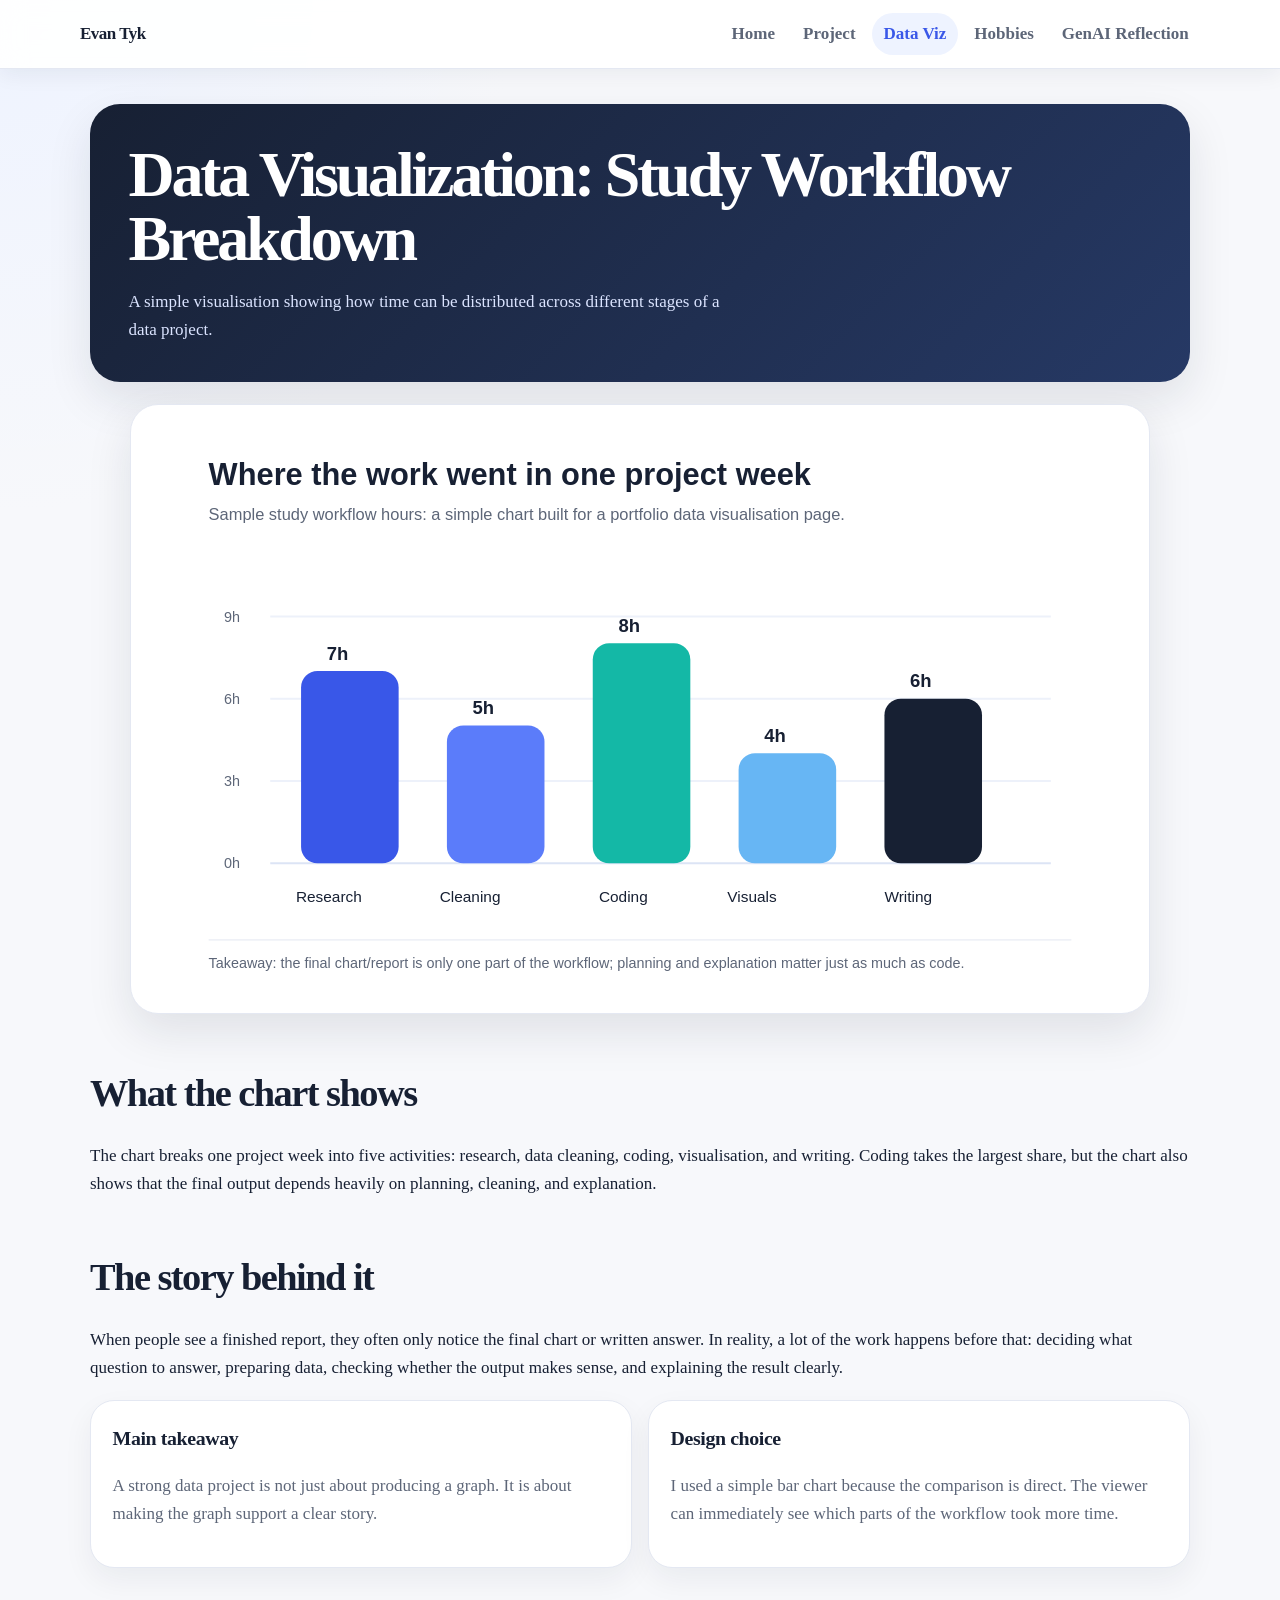
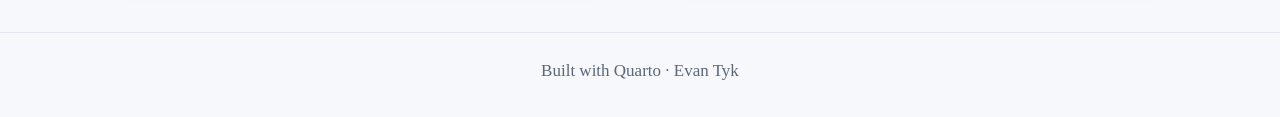
<file: docs/data-visualization.html>
<!doctype html>
<html lang="en">
<head>
  <meta charset="utf-8">
  <meta name="viewport" content="width=device-width, initial-scale=1">
  <title>Data Visualization | Evan Tyk</title>
  <meta name="description" content="Portfolio website built with Quarto by Evan Tyk.">
  <style>
/* Portfolio website styling - inlined for GitHub Pages reliability */
:root {
  --bg: #f7f8fb;
  --surface: #ffffff;
  --surface-2: #f0f4ff;
  --text: #172033;
  --muted: #5d6678;
  --accent: #3957e8;
  --accent-2: #0f766e;
  --line: #e4e8f2;
  --shadow: 0 18px 45px rgba(23, 32, 51, 0.10);
  --radius: 24px;
}

body {
  margin: 0;
  background: radial-gradient(circle at top left, #eef3ff 0, transparent 32rem), var(--bg);
  color: var(--text);
  font-size: 17px;
  line-height: 1.65;
}

.navbar {
  box-shadow: 0 6px 20px rgba(23, 32, 51, 0.06);
}

.navbar-title {
  font-weight: 800;
  letter-spacing: -0.02em;
}

#title-block-header,
.quarto-title-block,
.quarto-title,
h1.title {
  display: none;
}

main.content {
  max-width: 1120px;
  margin: 0 auto;
  padding: 2.2rem 1.1rem 4rem;
}

a {
  color: var(--accent);
}

.hero {
  display: grid;
  grid-template-columns: minmax(0, 1.1fr) minmax(280px, 0.9fr);
  gap: 2rem;
  align-items: center;
  padding: 3rem;
  border-radius: 32px;
  background: linear-gradient(135deg, #ffffff 0%, #f4f7ff 100%);
  box-shadow: var(--shadow);
  border: 1px solid var(--line);
}

.eyebrow {
  display: inline-flex;
  align-items: center;
  gap: 0.45rem;
  padding: 0.35rem 0.75rem;
  border-radius: 999px;
  background: #e9efff;
  color: #2035a3;
  font-size: 0.88rem;
  font-weight: 700;
  margin-bottom: 1rem;
}

.hero h1 {
  margin: 0;
  font-size: clamp(2.4rem, 7vw, 4.8rem);
  line-height: 0.95;
  letter-spacing: -0.06em;
}

.hero .lead {
  margin: 1.25rem 0 0;
  color: var(--muted);
  font-size: clamp(1.05rem, 2.2vw, 1.25rem);
  max-width: 62ch;
}

.hero-visual img {
  width: 100%;
  height: auto;
  border-radius: 26px;
  box-shadow: 0 16px 38px rgba(57, 87, 232, 0.15);
}

.portfolio-button-row {
  display: flex;
  flex-wrap: wrap;
  gap: 0.8rem;
  margin-top: 1.5rem;
}

.portfolio-btn {
  display: inline-flex !important;
  align-items: center;
  justify-content: center;
  min-height: 44px;
  padding: 0.65rem 1rem;
  border-radius: 999px;
  text-decoration: none;
  font-weight: 800;
  border: 1px solid transparent;
}

.portfolio-btn-primary {
  color: #ffffff;
  background: var(--accent);
}

.portfolio-btn-outline {
  color: var(--text);
  background: #ffffff;
  border-color: var(--line);
}

.section-title {
  margin-top: 3rem;
  margin-bottom: 1rem;
  font-size: clamp(1.65rem, 4vw, 2.4rem);
  letter-spacing: -0.04em;
}

.portfolio-grid {
  display: grid !important;
  grid-template-columns: repeat(3, minmax(0, 1fr));
  gap: 1rem;
}

.portfolio-grid.portfolio-grid-two {
  grid-template-columns: repeat(2, minmax(0, 1fr));
}

.portfolio-card {
  display: block;
  box-sizing: border-box;
  padding: 1.35rem;
  border-radius: var(--radius);
  background: var(--surface);
  border: 1px solid var(--line);
  box-shadow: 0 12px 30px rgba(23, 32, 51, 0.06);
}

.portfolio-card h3 {
  margin-top: 0;
  margin-bottom: 0.35rem;
  letter-spacing: -0.02em;
}

.portfolio-card p,
.portfolio-card li {
  color: var(--muted);
}

.portfolio-page-header {
  padding: 2.4rem;
  border-radius: 30px;
  background: linear-gradient(135deg, #172033 0%, #263965 100%);
  color: #ffffff;
  box-shadow: var(--shadow);
  margin-bottom: 1.4rem;
}

.portfolio-page-header h1 {
  margin: 0;
  font-size: clamp(2.1rem, 6vw, 4rem);
  letter-spacing: -0.05em;
  line-height: 1;
}

.portfolio-page-header p {
  max-width: 70ch;
  color: #dbe4ff;
  margin-bottom: 0;
}

.portfolio-callout-box {
  padding: 1.2rem 1.35rem;
  border-radius: 20px;
  background: #eefcf9;
  border: 1px solid #c9f2ea;
  color: #134e4a;
  font-weight: 650;
}

.portfolio-timeline {
  display: grid;
  gap: 0.9rem;
}

.portfolio-timeline-item {
  display: grid;
  grid-template-columns: 120px minmax(0, 1fr);
  gap: 1rem;
  padding: 1rem;
  border-radius: 20px;
  background: var(--surface);
  border: 1px solid var(--line);
}

.portfolio-timeline-item strong {
  color: var(--accent);
}

.portfolio-viz-frame {
  padding: 1rem;
  border-radius: 28px;
  background: #ffffff;
  border: 1px solid var(--line);
  box-shadow: var(--shadow);
  overflow: hidden;
}

.portfolio-viz-frame img {
  width: 100%;
  height: auto;
  display: block;
}

.note {
  color: var(--muted);
  font-size: 0.95rem;
}

.portfolio-tag-list {
  display: flex;
  flex-wrap: wrap;
  gap: 0.55rem;
  margin-top: 1rem;
}

.portfolio-tag {
  border-radius: 999px;
  padding: 0.35rem 0.7rem;
  background: var(--surface-2);
  color: #293c8f;
  font-size: 0.9rem;
  font-weight: 700;
}

@media (max-width: 820px) {
  main.content {
    padding-top: 1.2rem;
  }

  .hero,
  .portfolio-grid,
  .portfolio-grid.portfolio-grid-two,
  .portfolio-timeline-item {
    grid-template-columns: 1fr;
  }

  .hero,
  .portfolio-page-header {
    padding: 1.5rem;
    border-radius: 24px;
  }

  .hero-visual {
    order: -1;
  }

  .portfolio-button-row {
    flex-direction: column;
  }

  .portfolio-btn {
    width: 100%;
  }
}
/* Static docs fallback navbar/footer styles */
.site-nav {
  position: sticky;
  top: 0;
  z-index: 20;
  background: rgba(255, 255, 255, 0.92);
  backdrop-filter: blur(12px);
  border-bottom: 1px solid var(--line);
  box-shadow: 0 6px 20px rgba(23, 32, 51, 0.06);
}
.nav-inner {
  max-width: 1120px;
  margin: 0 auto;
  padding: 0.8rem 1.1rem;
  display: flex;
  align-items: center;
  justify-content: space-between;
  gap: 1rem;
}
.brand {
  color: var(--text);
  font-weight: 900;
  text-decoration: none;
  letter-spacing: -0.03em;
}
.nav-links {
  display: flex;
  align-items: center;
  gap: 0.35rem;
  flex-wrap: wrap;
  justify-content: flex-end;
}
.nav-links a {
  color: var(--muted);
  text-decoration: none;
  font-weight: 750;
  padding: 0.45rem 0.7rem;
  border-radius: 999px;
}
.nav-links a.active,
.nav-links a:hover {
  color: var(--accent);
  background: #eef3ff;
}
.site-footer {
  text-align: center;
  color: var(--muted);
  border-top: 1px solid var(--line);
  padding: 1.5rem 1rem 2rem;
}
@media (max-width: 820px) {
  .nav-inner {
    align-items: flex-start;
    flex-direction: column;
  }
  .nav-links {
    justify-content: flex-start;
  }
}

  
/* stability patch */
main.content, main {max-width: 1100px !important; margin: 0 auto !important; width: 100% !important;}
.portfolio-grid, .portfolio-grid-two {
 display:flex !important;
 flex-wrap:wrap !important;
 gap:1rem !important;
 width:100% !important;
 align-items:stretch !important;
}
.portfolio-grid > *, .portfolio-grid-two > * {
 flex:1 1 300px !important;
 min-width:280px !important;
 width:auto !important;
 max-width:100% !important;
}
.portfolio-card {
 width:100% !important;
 overflow-wrap:break-word !important;
 word-break:normal !important;
}
@media (max-width:700px){
 .portfolio-grid > *, .portfolio-grid-two > * {min-width:100% !important;}
}

</style>
</head>
<body>
  <nav class="site-nav" aria-label="Main navigation">
    <div class="nav-inner">
      <a class="brand" href="index.html">Evan Tyk</a>
      <div class="nav-links"><a class="" href="index.html">Home</a><a class="" href="project.html">Project</a><a class="active" href="data-visualization.html">Data Viz</a><a class="" href="hobbies.html">Hobbies</a><a class="" href="genai-reflection.html">GenAI Reflection</a></div>
    </div>
  </nav>
  <main class="content">

<section class="portfolio-page-header"><h1>Data Visualization: Study Workflow Breakdown</h1><p>A simple visualisation showing how time can be distributed across different stages of a data project.</p></section>
<figure class="portfolio-viz-frame"><img src="assets/time-use-chart.svg" alt="Bar chart showing project hours for research, cleaning, coding, visualisation, and writing"></figure>
<h2 class="section-title">What the chart shows</h2>
<p>The chart breaks one project week into five activities: research, data cleaning, coding, visualisation, and writing. Coding takes the largest share, but the chart also shows that the final output depends heavily on planning, cleaning, and explanation.</p>
<h2 class="section-title">The story behind it</h2>
<p>When people see a finished report, they often only notice the final chart or written answer. In reality, a lot of the work happens before that: deciding what question to answer, preparing data, checking whether the output makes sense, and explaining the result clearly.</p>
<section class="portfolio-grid portfolio-grid-two">
  <article class="portfolio-card"><h3>Main takeaway</h3><p>A strong data project is not just about producing a graph. It is about making the graph support a clear story.</p></article>
  <article class="portfolio-card"><h3>Design choice</h3><p>I used a simple bar chart because the comparison is direct. The viewer can immediately see which parts of the workflow took more time.</p></article>
</section>

  </main>
  <footer class="site-footer">Built with Quarto · Evan Tyk</footer>
</body>
</html>
</file>
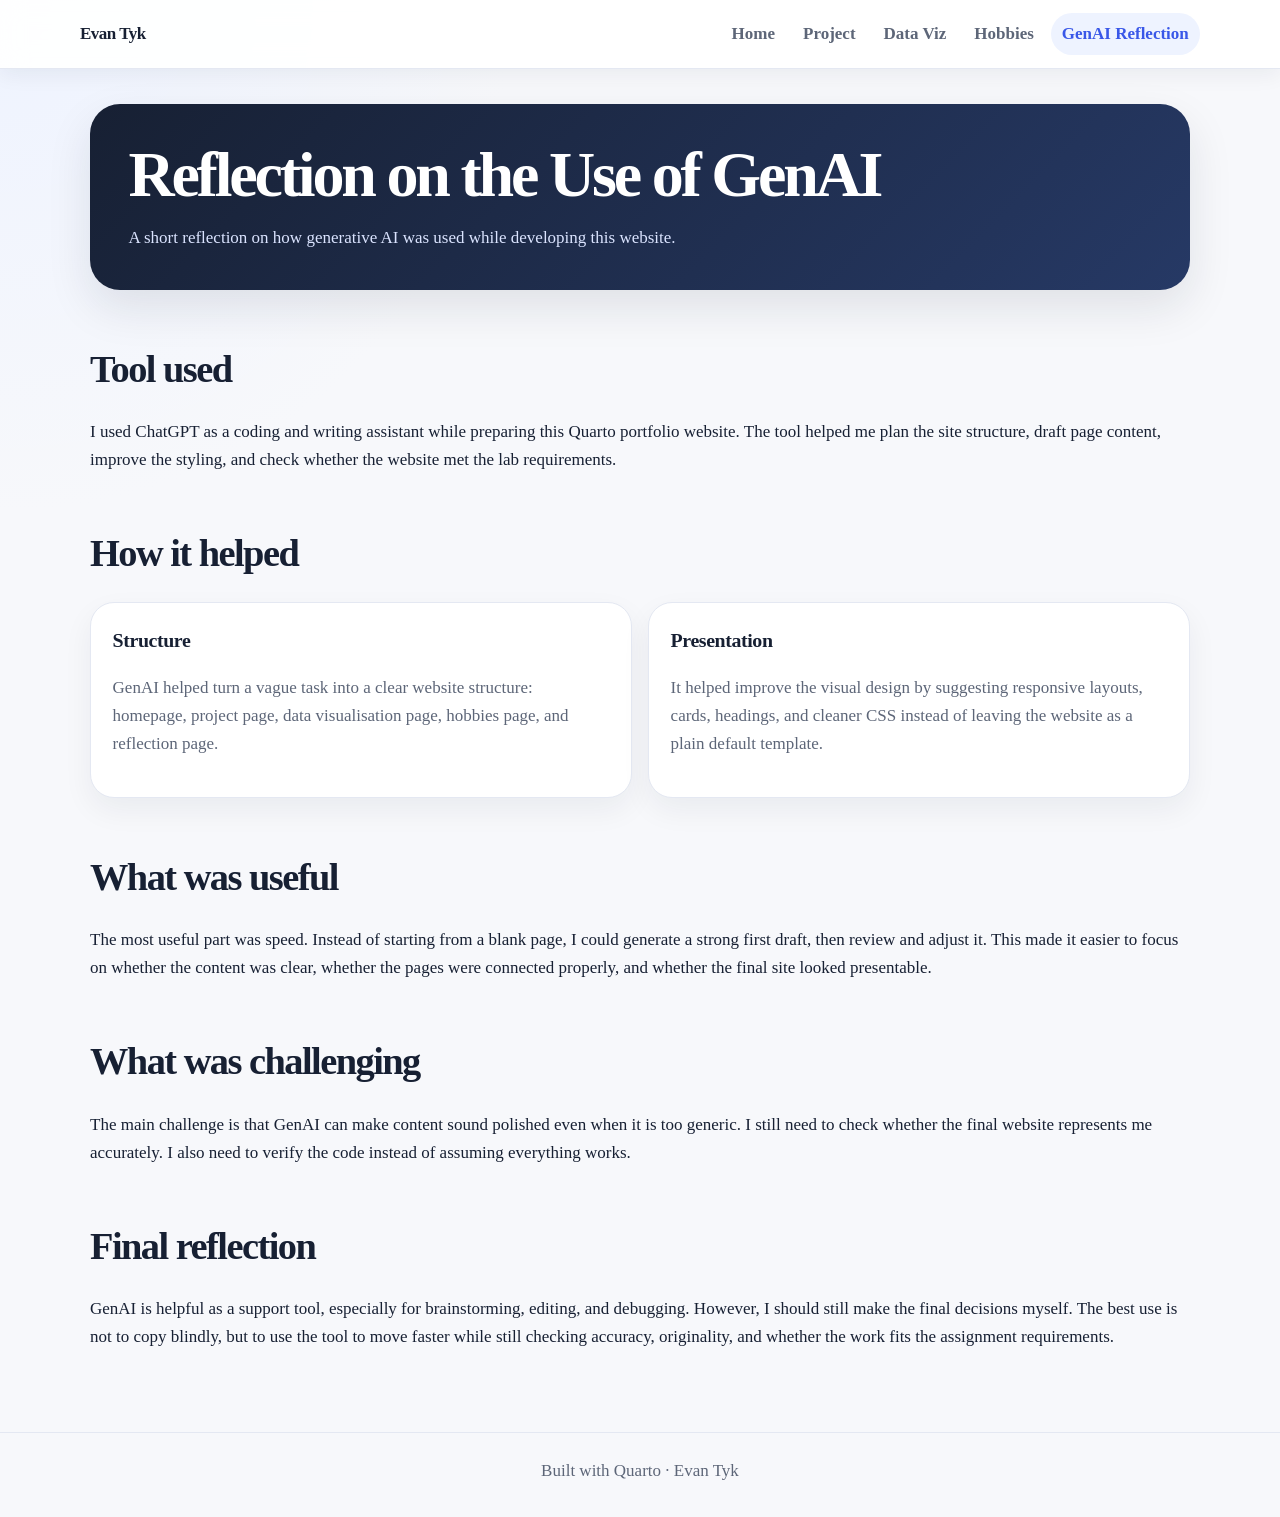
<file: docs/genai-reflection.html>
<!doctype html>
<html lang="en">
<head>
  <meta charset="utf-8">
  <meta name="viewport" content="width=device-width, initial-scale=1">
  <title>GenAI Reflection | Evan Tyk</title>
  <meta name="description" content="Portfolio website built with Quarto by Evan Tyk.">
  <style>
/* Portfolio website styling - inlined for GitHub Pages reliability */
:root {
  --bg: #f7f8fb;
  --surface: #ffffff;
  --surface-2: #f0f4ff;
  --text: #172033;
  --muted: #5d6678;
  --accent: #3957e8;
  --accent-2: #0f766e;
  --line: #e4e8f2;
  --shadow: 0 18px 45px rgba(23, 32, 51, 0.10);
  --radius: 24px;
}

body {
  margin: 0;
  background: radial-gradient(circle at top left, #eef3ff 0, transparent 32rem), var(--bg);
  color: var(--text);
  font-size: 17px;
  line-height: 1.65;
}

.navbar {
  box-shadow: 0 6px 20px rgba(23, 32, 51, 0.06);
}

.navbar-title {
  font-weight: 800;
  letter-spacing: -0.02em;
}

#title-block-header,
.quarto-title-block,
.quarto-title,
h1.title {
  display: none;
}

main.content {
  max-width: 1120px;
  margin: 0 auto;
  padding: 2.2rem 1.1rem 4rem;
}

a {
  color: var(--accent);
}

.hero {
  display: grid;
  grid-template-columns: minmax(0, 1.1fr) minmax(280px, 0.9fr);
  gap: 2rem;
  align-items: center;
  padding: 3rem;
  border-radius: 32px;
  background: linear-gradient(135deg, #ffffff 0%, #f4f7ff 100%);
  box-shadow: var(--shadow);
  border: 1px solid var(--line);
}

.eyebrow {
  display: inline-flex;
  align-items: center;
  gap: 0.45rem;
  padding: 0.35rem 0.75rem;
  border-radius: 999px;
  background: #e9efff;
  color: #2035a3;
  font-size: 0.88rem;
  font-weight: 700;
  margin-bottom: 1rem;
}

.hero h1 {
  margin: 0;
  font-size: clamp(2.4rem, 7vw, 4.8rem);
  line-height: 0.95;
  letter-spacing: -0.06em;
}

.hero .lead {
  margin: 1.25rem 0 0;
  color: var(--muted);
  font-size: clamp(1.05rem, 2.2vw, 1.25rem);
  max-width: 62ch;
}

.hero-visual img {
  width: 100%;
  height: auto;
  border-radius: 26px;
  box-shadow: 0 16px 38px rgba(57, 87, 232, 0.15);
}

.portfolio-button-row {
  display: flex;
  flex-wrap: wrap;
  gap: 0.8rem;
  margin-top: 1.5rem;
}

.portfolio-btn {
  display: inline-flex !important;
  align-items: center;
  justify-content: center;
  min-height: 44px;
  padding: 0.65rem 1rem;
  border-radius: 999px;
  text-decoration: none;
  font-weight: 800;
  border: 1px solid transparent;
}

.portfolio-btn-primary {
  color: #ffffff;
  background: var(--accent);
}

.portfolio-btn-outline {
  color: var(--text);
  background: #ffffff;
  border-color: var(--line);
}

.section-title {
  margin-top: 3rem;
  margin-bottom: 1rem;
  font-size: clamp(1.65rem, 4vw, 2.4rem);
  letter-spacing: -0.04em;
}

.portfolio-grid {
  display: grid !important;
  grid-template-columns: repeat(3, minmax(0, 1fr));
  gap: 1rem;
}

.portfolio-grid.portfolio-grid-two {
  grid-template-columns: repeat(2, minmax(0, 1fr));
}

.portfolio-card {
  display: block;
  box-sizing: border-box;
  padding: 1.35rem;
  border-radius: var(--radius);
  background: var(--surface);
  border: 1px solid var(--line);
  box-shadow: 0 12px 30px rgba(23, 32, 51, 0.06);
}

.portfolio-card h3 {
  margin-top: 0;
  margin-bottom: 0.35rem;
  letter-spacing: -0.02em;
}

.portfolio-card p,
.portfolio-card li {
  color: var(--muted);
}

.portfolio-page-header {
  padding: 2.4rem;
  border-radius: 30px;
  background: linear-gradient(135deg, #172033 0%, #263965 100%);
  color: #ffffff;
  box-shadow: var(--shadow);
  margin-bottom: 1.4rem;
}

.portfolio-page-header h1 {
  margin: 0;
  font-size: clamp(2.1rem, 6vw, 4rem);
  letter-spacing: -0.05em;
  line-height: 1;
}

.portfolio-page-header p {
  max-width: 70ch;
  color: #dbe4ff;
  margin-bottom: 0;
}

.portfolio-callout-box {
  padding: 1.2rem 1.35rem;
  border-radius: 20px;
  background: #eefcf9;
  border: 1px solid #c9f2ea;
  color: #134e4a;
  font-weight: 650;
}

.portfolio-timeline {
  display: grid;
  gap: 0.9rem;
}

.portfolio-timeline-item {
  display: grid;
  grid-template-columns: 120px minmax(0, 1fr);
  gap: 1rem;
  padding: 1rem;
  border-radius: 20px;
  background: var(--surface);
  border: 1px solid var(--line);
}

.portfolio-timeline-item strong {
  color: var(--accent);
}

.portfolio-viz-frame {
  padding: 1rem;
  border-radius: 28px;
  background: #ffffff;
  border: 1px solid var(--line);
  box-shadow: var(--shadow);
  overflow: hidden;
}

.portfolio-viz-frame img {
  width: 100%;
  height: auto;
  display: block;
}

.note {
  color: var(--muted);
  font-size: 0.95rem;
}

.portfolio-tag-list {
  display: flex;
  flex-wrap: wrap;
  gap: 0.55rem;
  margin-top: 1rem;
}

.portfolio-tag {
  border-radius: 999px;
  padding: 0.35rem 0.7rem;
  background: var(--surface-2);
  color: #293c8f;
  font-size: 0.9rem;
  font-weight: 700;
}

@media (max-width: 820px) {
  main.content {
    padding-top: 1.2rem;
  }

  .hero,
  .portfolio-grid,
  .portfolio-grid.portfolio-grid-two,
  .portfolio-timeline-item {
    grid-template-columns: 1fr;
  }

  .hero,
  .portfolio-page-header {
    padding: 1.5rem;
    border-radius: 24px;
  }

  .hero-visual {
    order: -1;
  }

  .portfolio-button-row {
    flex-direction: column;
  }

  .portfolio-btn {
    width: 100%;
  }
}
/* Static docs fallback navbar/footer styles */
.site-nav {
  position: sticky;
  top: 0;
  z-index: 20;
  background: rgba(255, 255, 255, 0.92);
  backdrop-filter: blur(12px);
  border-bottom: 1px solid var(--line);
  box-shadow: 0 6px 20px rgba(23, 32, 51, 0.06);
}
.nav-inner {
  max-width: 1120px;
  margin: 0 auto;
  padding: 0.8rem 1.1rem;
  display: flex;
  align-items: center;
  justify-content: space-between;
  gap: 1rem;
}
.brand {
  color: var(--text);
  font-weight: 900;
  text-decoration: none;
  letter-spacing: -0.03em;
}
.nav-links {
  display: flex;
  align-items: center;
  gap: 0.35rem;
  flex-wrap: wrap;
  justify-content: flex-end;
}
.nav-links a {
  color: var(--muted);
  text-decoration: none;
  font-weight: 750;
  padding: 0.45rem 0.7rem;
  border-radius: 999px;
}
.nav-links a.active,
.nav-links a:hover {
  color: var(--accent);
  background: #eef3ff;
}
.site-footer {
  text-align: center;
  color: var(--muted);
  border-top: 1px solid var(--line);
  padding: 1.5rem 1rem 2rem;
}
@media (max-width: 820px) {
  .nav-inner {
    align-items: flex-start;
    flex-direction: column;
  }
  .nav-links {
    justify-content: flex-start;
  }
}

  
/* stability patch */
main.content, main {max-width: 1100px !important; margin: 0 auto !important; width: 100% !important;}
.portfolio-grid, .portfolio-grid-two {
 display:flex !important;
 flex-wrap:wrap !important;
 gap:1rem !important;
 width:100% !important;
 align-items:stretch !important;
}
.portfolio-grid > *, .portfolio-grid-two > * {
 flex:1 1 300px !important;
 min-width:280px !important;
 width:auto !important;
 max-width:100% !important;
}
.portfolio-card {
 width:100% !important;
 overflow-wrap:break-word !important;
 word-break:normal !important;
}
@media (max-width:700px){
 .portfolio-grid > *, .portfolio-grid-two > * {min-width:100% !important;}
}

</style>
</head>
<body>
  <nav class="site-nav" aria-label="Main navigation">
    <div class="nav-inner">
      <a class="brand" href="index.html">Evan Tyk</a>
      <div class="nav-links"><a class="" href="index.html">Home</a><a class="" href="project.html">Project</a><a class="" href="data-visualization.html">Data Viz</a><a class="" href="hobbies.html">Hobbies</a><a class="active" href="genai-reflection.html">GenAI Reflection</a></div>
    </div>
  </nav>
  <main class="content">

<section class="portfolio-page-header"><h1>Reflection on the Use of GenAI</h1><p>A short reflection on how generative AI was used while developing this website.</p></section>
<h2 class="section-title">Tool used</h2>
<p>I used ChatGPT as a coding and writing assistant while preparing this Quarto portfolio website. The tool helped me plan the site structure, draft page content, improve the styling, and check whether the website met the lab requirements.</p>
<h2 class="section-title">How it helped</h2>
<section class="portfolio-grid portfolio-grid-two">
  <article class="portfolio-card"><h3>Structure</h3><p>GenAI helped turn a vague task into a clear website structure: homepage, project page, data visualisation page, hobbies page, and reflection page.</p></article>
  <article class="portfolio-card"><h3>Presentation</h3><p>It helped improve the visual design by suggesting responsive layouts, cards, headings, and cleaner CSS instead of leaving the website as a plain default template.</p></article>
</section>
<h2 class="section-title">What was useful</h2>
<p>The most useful part was speed. Instead of starting from a blank page, I could generate a strong first draft, then review and adjust it. This made it easier to focus on whether the content was clear, whether the pages were connected properly, and whether the final site looked presentable.</p>
<h2 class="section-title">What was challenging</h2>
<p>The main challenge is that GenAI can make content sound polished even when it is too generic. I still need to check whether the final website represents me accurately. I also need to verify the code instead of assuming everything works.</p>
<h2 class="section-title">Final reflection</h2>
<p>GenAI is helpful as a support tool, especially for brainstorming, editing, and debugging. However, I should still make the final decisions myself. The best use is not to copy blindly, but to use the tool to move faster while still checking accuracy, originality, and whether the work fits the assignment requirements.</p>

  </main>
  <footer class="site-footer">Built with Quarto · Evan Tyk</footer>
</body>
</html>
</file>
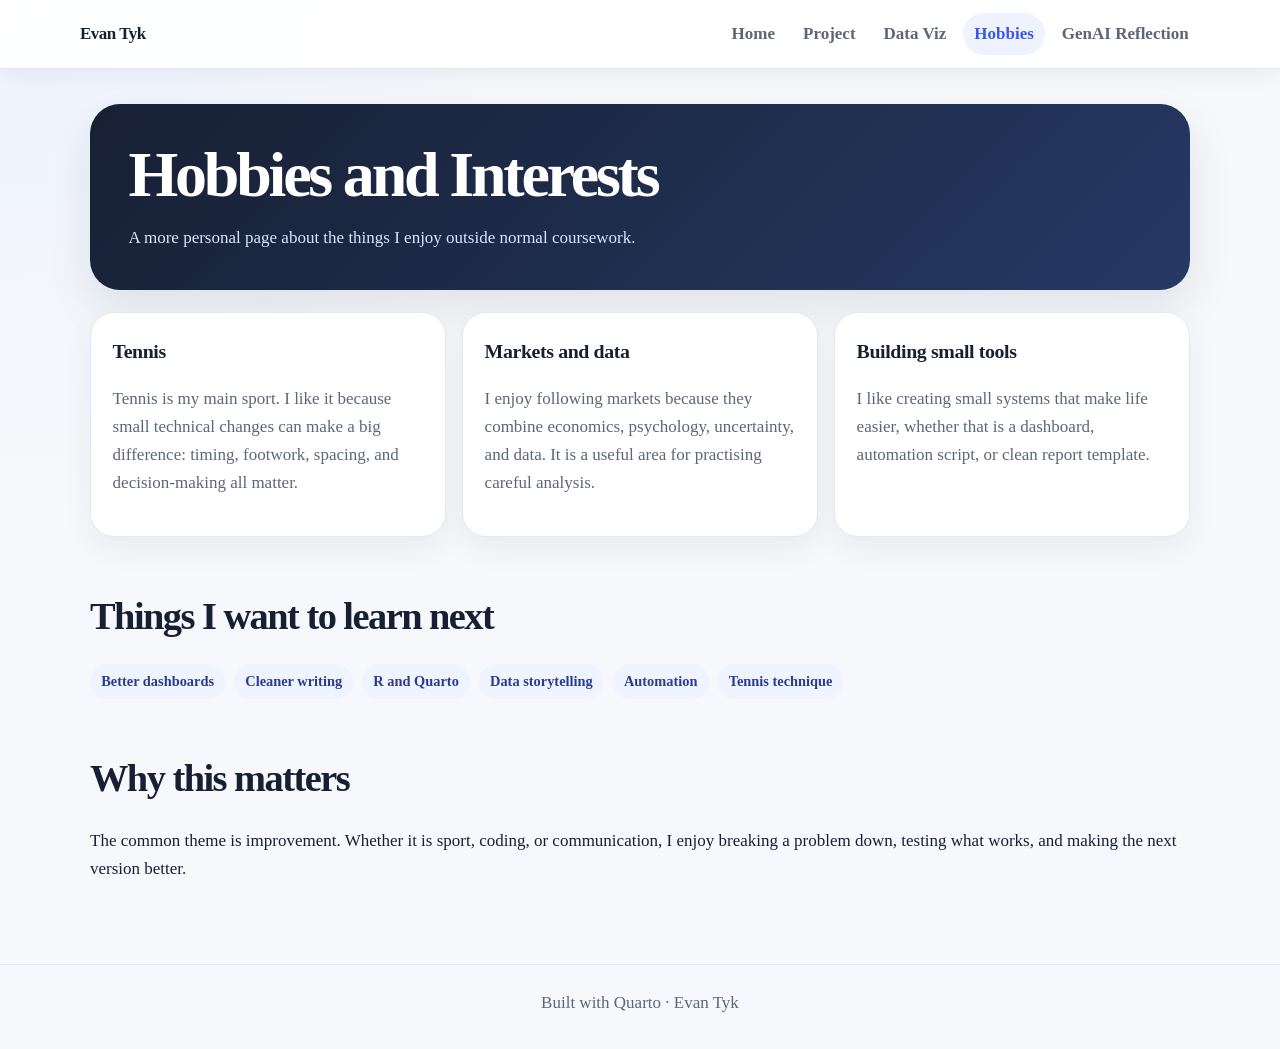
<file: docs/hobbies.html>
<!doctype html>
<html lang="en">
<head>
  <meta charset="utf-8">
  <meta name="viewport" content="width=device-width, initial-scale=1">
  <title>Hobbies | Evan Tyk</title>
  <meta name="description" content="Portfolio website built with Quarto by Evan Tyk.">
  <style>
/* Portfolio website styling - inlined for GitHub Pages reliability */
:root {
  --bg: #f7f8fb;
  --surface: #ffffff;
  --surface-2: #f0f4ff;
  --text: #172033;
  --muted: #5d6678;
  --accent: #3957e8;
  --accent-2: #0f766e;
  --line: #e4e8f2;
  --shadow: 0 18px 45px rgba(23, 32, 51, 0.10);
  --radius: 24px;
}

body {
  margin: 0;
  background: radial-gradient(circle at top left, #eef3ff 0, transparent 32rem), var(--bg);
  color: var(--text);
  font-size: 17px;
  line-height: 1.65;
}

.navbar {
  box-shadow: 0 6px 20px rgba(23, 32, 51, 0.06);
}

.navbar-title {
  font-weight: 800;
  letter-spacing: -0.02em;
}

#title-block-header,
.quarto-title-block,
.quarto-title,
h1.title {
  display: none;
}

main.content {
  max-width: 1120px;
  margin: 0 auto;
  padding: 2.2rem 1.1rem 4rem;
}

a {
  color: var(--accent);
}

.hero {
  display: grid;
  grid-template-columns: minmax(0, 1.1fr) minmax(280px, 0.9fr);
  gap: 2rem;
  align-items: center;
  padding: 3rem;
  border-radius: 32px;
  background: linear-gradient(135deg, #ffffff 0%, #f4f7ff 100%);
  box-shadow: var(--shadow);
  border: 1px solid var(--line);
}

.eyebrow {
  display: inline-flex;
  align-items: center;
  gap: 0.45rem;
  padding: 0.35rem 0.75rem;
  border-radius: 999px;
  background: #e9efff;
  color: #2035a3;
  font-size: 0.88rem;
  font-weight: 700;
  margin-bottom: 1rem;
}

.hero h1 {
  margin: 0;
  font-size: clamp(2.4rem, 7vw, 4.8rem);
  line-height: 0.95;
  letter-spacing: -0.06em;
}

.hero .lead {
  margin: 1.25rem 0 0;
  color: var(--muted);
  font-size: clamp(1.05rem, 2.2vw, 1.25rem);
  max-width: 62ch;
}

.hero-visual img {
  width: 100%;
  height: auto;
  border-radius: 26px;
  box-shadow: 0 16px 38px rgba(57, 87, 232, 0.15);
}

.portfolio-button-row {
  display: flex;
  flex-wrap: wrap;
  gap: 0.8rem;
  margin-top: 1.5rem;
}

.portfolio-btn {
  display: inline-flex !important;
  align-items: center;
  justify-content: center;
  min-height: 44px;
  padding: 0.65rem 1rem;
  border-radius: 999px;
  text-decoration: none;
  font-weight: 800;
  border: 1px solid transparent;
}

.portfolio-btn-primary {
  color: #ffffff;
  background: var(--accent);
}

.portfolio-btn-outline {
  color: var(--text);
  background: #ffffff;
  border-color: var(--line);
}

.section-title {
  margin-top: 3rem;
  margin-bottom: 1rem;
  font-size: clamp(1.65rem, 4vw, 2.4rem);
  letter-spacing: -0.04em;
}

.portfolio-grid {
  display: grid !important;
  grid-template-columns: repeat(3, minmax(0, 1fr));
  gap: 1rem;
}

.portfolio-grid.portfolio-grid-two {
  grid-template-columns: repeat(2, minmax(0, 1fr));
}

.portfolio-card {
  display: block;
  box-sizing: border-box;
  padding: 1.35rem;
  border-radius: var(--radius);
  background: var(--surface);
  border: 1px solid var(--line);
  box-shadow: 0 12px 30px rgba(23, 32, 51, 0.06);
}

.portfolio-card h3 {
  margin-top: 0;
  margin-bottom: 0.35rem;
  letter-spacing: -0.02em;
}

.portfolio-card p,
.portfolio-card li {
  color: var(--muted);
}

.portfolio-page-header {
  padding: 2.4rem;
  border-radius: 30px;
  background: linear-gradient(135deg, #172033 0%, #263965 100%);
  color: #ffffff;
  box-shadow: var(--shadow);
  margin-bottom: 1.4rem;
}

.portfolio-page-header h1 {
  margin: 0;
  font-size: clamp(2.1rem, 6vw, 4rem);
  letter-spacing: -0.05em;
  line-height: 1;
}

.portfolio-page-header p {
  max-width: 70ch;
  color: #dbe4ff;
  margin-bottom: 0;
}

.portfolio-callout-box {
  padding: 1.2rem 1.35rem;
  border-radius: 20px;
  background: #eefcf9;
  border: 1px solid #c9f2ea;
  color: #134e4a;
  font-weight: 650;
}

.portfolio-timeline {
  display: grid;
  gap: 0.9rem;
}

.portfolio-timeline-item {
  display: grid;
  grid-template-columns: 120px minmax(0, 1fr);
  gap: 1rem;
  padding: 1rem;
  border-radius: 20px;
  background: var(--surface);
  border: 1px solid var(--line);
}

.portfolio-timeline-item strong {
  color: var(--accent);
}

.portfolio-viz-frame {
  padding: 1rem;
  border-radius: 28px;
  background: #ffffff;
  border: 1px solid var(--line);
  box-shadow: var(--shadow);
  overflow: hidden;
}

.portfolio-viz-frame img {
  width: 100%;
  height: auto;
  display: block;
}

.note {
  color: var(--muted);
  font-size: 0.95rem;
}

.portfolio-tag-list {
  display: flex;
  flex-wrap: wrap;
  gap: 0.55rem;
  margin-top: 1rem;
}

.portfolio-tag {
  border-radius: 999px;
  padding: 0.35rem 0.7rem;
  background: var(--surface-2);
  color: #293c8f;
  font-size: 0.9rem;
  font-weight: 700;
}

@media (max-width: 820px) {
  main.content {
    padding-top: 1.2rem;
  }

  .hero,
  .portfolio-grid,
  .portfolio-grid.portfolio-grid-two,
  .portfolio-timeline-item {
    grid-template-columns: 1fr;
  }

  .hero,
  .portfolio-page-header {
    padding: 1.5rem;
    border-radius: 24px;
  }

  .hero-visual {
    order: -1;
  }

  .portfolio-button-row {
    flex-direction: column;
  }

  .portfolio-btn {
    width: 100%;
  }
}
/* Static docs fallback navbar/footer styles */
.site-nav {
  position: sticky;
  top: 0;
  z-index: 20;
  background: rgba(255, 255, 255, 0.92);
  backdrop-filter: blur(12px);
  border-bottom: 1px solid var(--line);
  box-shadow: 0 6px 20px rgba(23, 32, 51, 0.06);
}
.nav-inner {
  max-width: 1120px;
  margin: 0 auto;
  padding: 0.8rem 1.1rem;
  display: flex;
  align-items: center;
  justify-content: space-between;
  gap: 1rem;
}
.brand {
  color: var(--text);
  font-weight: 900;
  text-decoration: none;
  letter-spacing: -0.03em;
}
.nav-links {
  display: flex;
  align-items: center;
  gap: 0.35rem;
  flex-wrap: wrap;
  justify-content: flex-end;
}
.nav-links a {
  color: var(--muted);
  text-decoration: none;
  font-weight: 750;
  padding: 0.45rem 0.7rem;
  border-radius: 999px;
}
.nav-links a.active,
.nav-links a:hover {
  color: var(--accent);
  background: #eef3ff;
}
.site-footer {
  text-align: center;
  color: var(--muted);
  border-top: 1px solid var(--line);
  padding: 1.5rem 1rem 2rem;
}
@media (max-width: 820px) {
  .nav-inner {
    align-items: flex-start;
    flex-direction: column;
  }
  .nav-links {
    justify-content: flex-start;
  }
}

  
/* stability patch */
main.content, main {max-width: 1100px !important; margin: 0 auto !important; width: 100% !important;}
.portfolio-grid, .portfolio-grid-two {
 display:flex !important;
 flex-wrap:wrap !important;
 gap:1rem !important;
 width:100% !important;
 align-items:stretch !important;
}
.portfolio-grid > *, .portfolio-grid-two > * {
 flex:1 1 300px !important;
 min-width:280px !important;
 width:auto !important;
 max-width:100% !important;
}
.portfolio-card {
 width:100% !important;
 overflow-wrap:break-word !important;
 word-break:normal !important;
}
@media (max-width:700px){
 .portfolio-grid > *, .portfolio-grid-two > * {min-width:100% !important;}
}

</style>
</head>
<body>
  <nav class="site-nav" aria-label="Main navigation">
    <div class="nav-inner">
      <a class="brand" href="index.html">Evan Tyk</a>
      <div class="nav-links"><a class="" href="index.html">Home</a><a class="" href="project.html">Project</a><a class="" href="data-visualization.html">Data Viz</a><a class="active" href="hobbies.html">Hobbies</a><a class="" href="genai-reflection.html">GenAI Reflection</a></div>
    </div>
  </nav>
  <main class="content">

<section class="portfolio-page-header"><h1>Hobbies and Interests</h1><p>A more personal page about the things I enjoy outside normal coursework.</p></section>
<section class="portfolio-grid">
  <article class="portfolio-card"><h3>Tennis</h3><p>Tennis is my main sport. I like it because small technical changes can make a big difference: timing, footwork, spacing, and decision-making all matter.</p></article>
  <article class="portfolio-card"><h3>Markets and data</h3><p>I enjoy following markets because they combine economics, psychology, uncertainty, and data. It is a useful area for practising careful analysis.</p></article>
  <article class="portfolio-card"><h3>Building small tools</h3><p>I like creating small systems that make life easier, whether that is a dashboard, automation script, or clean report template.</p></article>
</section>
<h2 class="section-title">Things I want to learn next</h2>
<div class="portfolio-tag-list"><span class="portfolio-tag">Better dashboards</span><span class="portfolio-tag">Cleaner writing</span><span class="portfolio-tag">R and Quarto</span><span class="portfolio-tag">Data storytelling</span><span class="portfolio-tag">Automation</span><span class="portfolio-tag">Tennis technique</span></div>
<h2 class="section-title">Why this matters</h2>
<p>The common theme is improvement. Whether it is sport, coding, or communication, I enjoy breaking a problem down, testing what works, and making the next version better.</p>

  </main>
  <footer class="site-footer">Built with Quarto · Evan Tyk</footer>
</body>
</html>
</file>
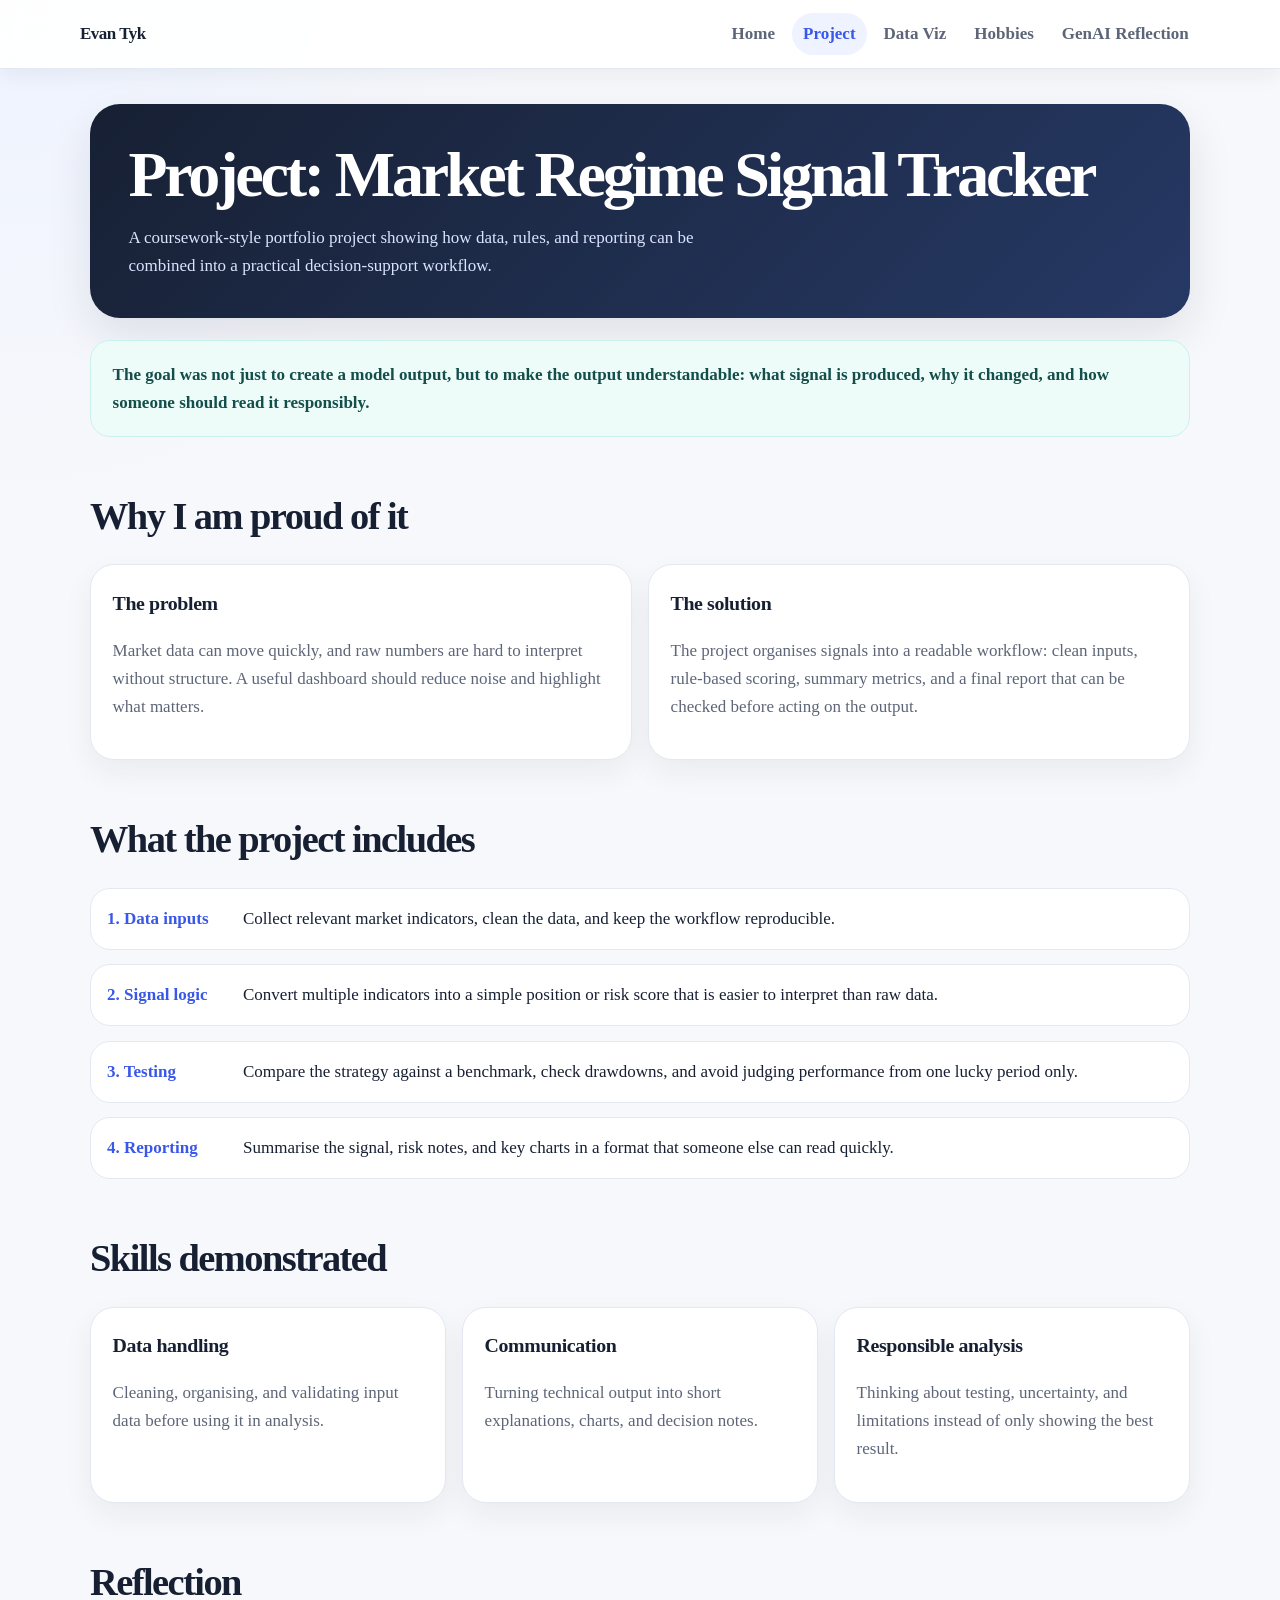
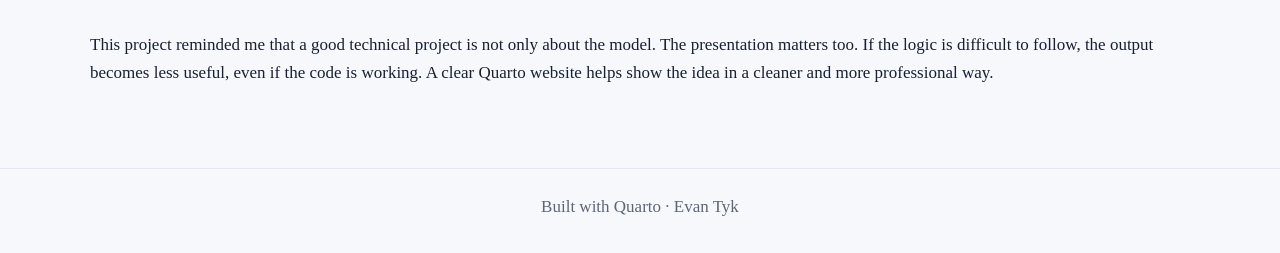
<file: docs/project.html>
<!doctype html>
<html lang="en">
<head>
  <meta charset="utf-8">
  <meta name="viewport" content="width=device-width, initial-scale=1">
  <title>Project | Evan Tyk</title>
  <meta name="description" content="Portfolio website built with Quarto by Evan Tyk.">
  <style>
/* Portfolio website styling - inlined for GitHub Pages reliability */
:root {
  --bg: #f7f8fb;
  --surface: #ffffff;
  --surface-2: #f0f4ff;
  --text: #172033;
  --muted: #5d6678;
  --accent: #3957e8;
  --accent-2: #0f766e;
  --line: #e4e8f2;
  --shadow: 0 18px 45px rgba(23, 32, 51, 0.10);
  --radius: 24px;
}

body {
  margin: 0;
  background: radial-gradient(circle at top left, #eef3ff 0, transparent 32rem), var(--bg);
  color: var(--text);
  font-size: 17px;
  line-height: 1.65;
}

.navbar {
  box-shadow: 0 6px 20px rgba(23, 32, 51, 0.06);
}

.navbar-title {
  font-weight: 800;
  letter-spacing: -0.02em;
}

#title-block-header,
.quarto-title-block,
.quarto-title,
h1.title {
  display: none;
}

main.content {
  max-width: 1120px;
  margin: 0 auto;
  padding: 2.2rem 1.1rem 4rem;
}

a {
  color: var(--accent);
}

.hero {
  display: grid;
  grid-template-columns: minmax(0, 1.1fr) minmax(280px, 0.9fr);
  gap: 2rem;
  align-items: center;
  padding: 3rem;
  border-radius: 32px;
  background: linear-gradient(135deg, #ffffff 0%, #f4f7ff 100%);
  box-shadow: var(--shadow);
  border: 1px solid var(--line);
}

.eyebrow {
  display: inline-flex;
  align-items: center;
  gap: 0.45rem;
  padding: 0.35rem 0.75rem;
  border-radius: 999px;
  background: #e9efff;
  color: #2035a3;
  font-size: 0.88rem;
  font-weight: 700;
  margin-bottom: 1rem;
}

.hero h1 {
  margin: 0;
  font-size: clamp(2.4rem, 7vw, 4.8rem);
  line-height: 0.95;
  letter-spacing: -0.06em;
}

.hero .lead {
  margin: 1.25rem 0 0;
  color: var(--muted);
  font-size: clamp(1.05rem, 2.2vw, 1.25rem);
  max-width: 62ch;
}

.hero-visual img {
  width: 100%;
  height: auto;
  border-radius: 26px;
  box-shadow: 0 16px 38px rgba(57, 87, 232, 0.15);
}

.portfolio-button-row {
  display: flex;
  flex-wrap: wrap;
  gap: 0.8rem;
  margin-top: 1.5rem;
}

.portfolio-btn {
  display: inline-flex !important;
  align-items: center;
  justify-content: center;
  min-height: 44px;
  padding: 0.65rem 1rem;
  border-radius: 999px;
  text-decoration: none;
  font-weight: 800;
  border: 1px solid transparent;
}

.portfolio-btn-primary {
  color: #ffffff;
  background: var(--accent);
}

.portfolio-btn-outline {
  color: var(--text);
  background: #ffffff;
  border-color: var(--line);
}

.section-title {
  margin-top: 3rem;
  margin-bottom: 1rem;
  font-size: clamp(1.65rem, 4vw, 2.4rem);
  letter-spacing: -0.04em;
}

.portfolio-grid {
  display: grid !important;
  grid-template-columns: repeat(3, minmax(0, 1fr));
  gap: 1rem;
}

.portfolio-grid.portfolio-grid-two {
  grid-template-columns: repeat(2, minmax(0, 1fr));
}

.portfolio-card {
  display: block;
  box-sizing: border-box;
  padding: 1.35rem;
  border-radius: var(--radius);
  background: var(--surface);
  border: 1px solid var(--line);
  box-shadow: 0 12px 30px rgba(23, 32, 51, 0.06);
}

.portfolio-card h3 {
  margin-top: 0;
  margin-bottom: 0.35rem;
  letter-spacing: -0.02em;
}

.portfolio-card p,
.portfolio-card li {
  color: var(--muted);
}

.portfolio-page-header {
  padding: 2.4rem;
  border-radius: 30px;
  background: linear-gradient(135deg, #172033 0%, #263965 100%);
  color: #ffffff;
  box-shadow: var(--shadow);
  margin-bottom: 1.4rem;
}

.portfolio-page-header h1 {
  margin: 0;
  font-size: clamp(2.1rem, 6vw, 4rem);
  letter-spacing: -0.05em;
  line-height: 1;
}

.portfolio-page-header p {
  max-width: 70ch;
  color: #dbe4ff;
  margin-bottom: 0;
}

.portfolio-callout-box {
  padding: 1.2rem 1.35rem;
  border-radius: 20px;
  background: #eefcf9;
  border: 1px solid #c9f2ea;
  color: #134e4a;
  font-weight: 650;
}

.portfolio-timeline {
  display: grid;
  gap: 0.9rem;
}

.portfolio-timeline-item {
  display: grid;
  grid-template-columns: 120px minmax(0, 1fr);
  gap: 1rem;
  padding: 1rem;
  border-radius: 20px;
  background: var(--surface);
  border: 1px solid var(--line);
}

.portfolio-timeline-item strong {
  color: var(--accent);
}

.portfolio-viz-frame {
  padding: 1rem;
  border-radius: 28px;
  background: #ffffff;
  border: 1px solid var(--line);
  box-shadow: var(--shadow);
  overflow: hidden;
}

.portfolio-viz-frame img {
  width: 100%;
  height: auto;
  display: block;
}

.note {
  color: var(--muted);
  font-size: 0.95rem;
}

.portfolio-tag-list {
  display: flex;
  flex-wrap: wrap;
  gap: 0.55rem;
  margin-top: 1rem;
}

.portfolio-tag {
  border-radius: 999px;
  padding: 0.35rem 0.7rem;
  background: var(--surface-2);
  color: #293c8f;
  font-size: 0.9rem;
  font-weight: 700;
}

@media (max-width: 820px) {
  main.content {
    padding-top: 1.2rem;
  }

  .hero,
  .portfolio-grid,
  .portfolio-grid.portfolio-grid-two,
  .portfolio-timeline-item {
    grid-template-columns: 1fr;
  }

  .hero,
  .portfolio-page-header {
    padding: 1.5rem;
    border-radius: 24px;
  }

  .hero-visual {
    order: -1;
  }

  .portfolio-button-row {
    flex-direction: column;
  }

  .portfolio-btn {
    width: 100%;
  }
}
/* Static docs fallback navbar/footer styles */
.site-nav {
  position: sticky;
  top: 0;
  z-index: 20;
  background: rgba(255, 255, 255, 0.92);
  backdrop-filter: blur(12px);
  border-bottom: 1px solid var(--line);
  box-shadow: 0 6px 20px rgba(23, 32, 51, 0.06);
}
.nav-inner {
  max-width: 1120px;
  margin: 0 auto;
  padding: 0.8rem 1.1rem;
  display: flex;
  align-items: center;
  justify-content: space-between;
  gap: 1rem;
}
.brand {
  color: var(--text);
  font-weight: 900;
  text-decoration: none;
  letter-spacing: -0.03em;
}
.nav-links {
  display: flex;
  align-items: center;
  gap: 0.35rem;
  flex-wrap: wrap;
  justify-content: flex-end;
}
.nav-links a {
  color: var(--muted);
  text-decoration: none;
  font-weight: 750;
  padding: 0.45rem 0.7rem;
  border-radius: 999px;
}
.nav-links a.active,
.nav-links a:hover {
  color: var(--accent);
  background: #eef3ff;
}
.site-footer {
  text-align: center;
  color: var(--muted);
  border-top: 1px solid var(--line);
  padding: 1.5rem 1rem 2rem;
}
@media (max-width: 820px) {
  .nav-inner {
    align-items: flex-start;
    flex-direction: column;
  }
  .nav-links {
    justify-content: flex-start;
  }
}

  
/* stability patch */
main.content, main {max-width: 1100px !important; margin: 0 auto !important; width: 100% !important;}
.portfolio-grid, .portfolio-grid-two {
 display:flex !important;
 flex-wrap:wrap !important;
 gap:1rem !important;
 width:100% !important;
 align-items:stretch !important;
}
.portfolio-grid > *, .portfolio-grid-two > * {
 flex:1 1 300px !important;
 min-width:280px !important;
 width:auto !important;
 max-width:100% !important;
}
.portfolio-card {
 width:100% !important;
 overflow-wrap:break-word !important;
 word-break:normal !important;
}
@media (max-width:700px){
 .portfolio-grid > *, .portfolio-grid-two > * {min-width:100% !important;}
}

</style>
</head>
<body>
  <nav class="site-nav" aria-label="Main navigation">
    <div class="nav-inner">
      <a class="brand" href="index.html">Evan Tyk</a>
      <div class="nav-links"><a class="" href="index.html">Home</a><a class="active" href="project.html">Project</a><a class="" href="data-visualization.html">Data Viz</a><a class="" href="hobbies.html">Hobbies</a><a class="" href="genai-reflection.html">GenAI Reflection</a></div>
    </div>
  </nav>
  <main class="content">

<section class="portfolio-page-header"><h1>Project: Market Regime Signal Tracker</h1><p>A coursework-style portfolio project showing how data, rules, and reporting can be combined into a practical decision-support workflow.</p></section>
<div class="portfolio-callout-box">The goal was not just to create a model output, but to make the output understandable: what signal is produced, why it changed, and how someone should read it responsibly.</div>
<h2 class="section-title">Why I am proud of it</h2>
<section class="portfolio-grid portfolio-grid-two">
  <article class="portfolio-card"><h3>The problem</h3><p>Market data can move quickly, and raw numbers are hard to interpret without structure. A useful dashboard should reduce noise and highlight what matters.</p></article>
  <article class="portfolio-card"><h3>The solution</h3><p>The project organises signals into a readable workflow: clean inputs, rule-based scoring, summary metrics, and a final report that can be checked before acting on the output.</p></article>
</section>
<h2 class="section-title">What the project includes</h2>
<section class="portfolio-timeline">
  <div class="portfolio-timeline-item"><strong>1. Data inputs</strong><div>Collect relevant market indicators, clean the data, and keep the workflow reproducible.</div></div>
  <div class="portfolio-timeline-item"><strong>2. Signal logic</strong><div>Convert multiple indicators into a simple position or risk score that is easier to interpret than raw data.</div></div>
  <div class="portfolio-timeline-item"><strong>3. Testing</strong><div>Compare the strategy against a benchmark, check drawdowns, and avoid judging performance from one lucky period only.</div></div>
  <div class="portfolio-timeline-item"><strong>4. Reporting</strong><div>Summarise the signal, risk notes, and key charts in a format that someone else can read quickly.</div></div>
</section>
<h2 class="section-title">Skills demonstrated</h2>
<section class="portfolio-grid">
  <article class="portfolio-card"><h3>Data handling</h3><p>Cleaning, organising, and validating input data before using it in analysis.</p></article>
  <article class="portfolio-card"><h3>Communication</h3><p>Turning technical output into short explanations, charts, and decision notes.</p></article>
  <article class="portfolio-card"><h3>Responsible analysis</h3><p>Thinking about testing, uncertainty, and limitations instead of only showing the best result.</p></article>
</section>
<h2 class="section-title">Reflection</h2>
<p>This project reminded me that a good technical project is not only about the model. The presentation matters too. If the logic is difficult to follow, the output becomes less useful, even if the code is working. A clear Quarto website helps show the idea in a cleaner and more professional way.</p>

  </main>
  <footer class="site-footer">Built with Quarto · Evan Tyk</footer>
</body>
</html>
</file>
<file: docs/site_libs/quarto-html/tippy.css>
.tippy-box[data-animation=fade][data-state=hidden]{opacity:0}[data-tippy-root]{max-width:calc(100vw - 10px)}.tippy-box{position:relative;background-color:#333;color:#fff;border-radius:4px;font-size:14px;line-height:1.4;white-space:normal;outline:0;transition-property:transform,visibility,opacity}.tippy-box[data-placement^=top]>.tippy-arrow{bottom:0}.tippy-box[data-placement^=top]>.tippy-arrow:before{bottom:-7px;left:0;border-width:8px 8px 0;border-top-color:initial;transform-origin:center top}.tippy-box[data-placement^=bottom]>.tippy-arrow{top:0}.tippy-box[data-placement^=bottom]>.tippy-arrow:before{top:-7px;left:0;border-width:0 8px 8px;border-bottom-color:initial;transform-origin:center bottom}.tippy-box[data-placement^=left]>.tippy-arrow{right:0}.tippy-box[data-placement^=left]>.tippy-arrow:before{border-width:8px 0 8px 8px;border-left-color:initial;right:-7px;transform-origin:center left}.tippy-box[data-placement^=right]>.tippy-arrow{left:0}.tippy-box[data-placement^=right]>.tippy-arrow:before{left:-7px;border-width:8px 8px 8px 0;border-right-color:initial;transform-origin:center right}.tippy-box[data-inertia][data-state=visible]{transition-timing-function:cubic-bezier(.54,1.5,.38,1.11)}.tippy-arrow{width:16px;height:16px;color:#333}.tippy-arrow:before{content:"";position:absolute;border-color:transparent;border-style:solid}.tippy-content{position:relative;padding:5px 9px;z-index:1}
</file>
<file: docs/site_libs/quarto-html/quarto-syntax-highlighting-7f8f88aac4f3542376d5c11b86a4c14d.css>
/* quarto syntax highlight colors */
:root {
  --quarto-hl-ot-color: #003B4F;
  --quarto-hl-at-color: #657422;
  --quarto-hl-ss-color: #20794D;
  --quarto-hl-an-color: #5E5E5E;
  --quarto-hl-fu-color: #4758AB;
  --quarto-hl-st-color: #20794D;
  --quarto-hl-cf-color: #003B4F;
  --quarto-hl-op-color: #5E5E5E;
  --quarto-hl-er-color: #AD0000;
  --quarto-hl-bn-color: #AD0000;
  --quarto-hl-al-color: #AD0000;
  --quarto-hl-va-color: #111111;
  --quarto-hl-bu-color: inherit;
  --quarto-hl-ex-color: inherit;
  --quarto-hl-pp-color: #AD0000;
  --quarto-hl-in-color: #5E5E5E;
  --quarto-hl-vs-color: #20794D;
  --quarto-hl-wa-color: #5E5E5E;
  --quarto-hl-do-color: #5E5E5E;
  --quarto-hl-im-color: #00769E;
  --quarto-hl-ch-color: #20794D;
  --quarto-hl-dt-color: #AD0000;
  --quarto-hl-fl-color: #AD0000;
  --quarto-hl-co-color: #5E5E5E;
  --quarto-hl-cv-color: #5E5E5E;
  --quarto-hl-cn-color: #8f5902;
  --quarto-hl-sc-color: #5E5E5E;
  --quarto-hl-dv-color: #AD0000;
  --quarto-hl-kw-color: #003B4F;
}

/* other quarto variables */
:root {
  --quarto-font-monospace: SFMono-Regular, Menlo, Monaco, Consolas, "Liberation Mono", "Courier New", monospace;
}

/* syntax highlight based on Pandoc's rules */
pre > code.sourceCode > span {
  color: #003B4F;
}

code.sourceCode > span {
  color: #003B4F;
}

div.sourceCode,
div.sourceCode pre.sourceCode {
  color: #003B4F;
}

/* Normal */
code span {
  color: #003B4F;
}

/* Alert */
code span.al {
  color: #AD0000;
  font-style: inherit;
}

/* Annotation */
code span.an {
  color: #5E5E5E;
  font-style: inherit;
}

/* Attribute */
code span.at {
  color: #657422;
  font-style: inherit;
}

/* BaseN */
code span.bn {
  color: #AD0000;
  font-style: inherit;
}

/* BuiltIn */
code span.bu {
  font-style: inherit;
}

/* ControlFlow */
code span.cf {
  color: #003B4F;
  font-weight: bold;
  font-style: inherit;
}

/* Char */
code span.ch {
  color: #20794D;
  font-style: inherit;
}

/* Constant */
code span.cn {
  color: #8f5902;
  font-style: inherit;
}

/* Comment */
code span.co {
  color: #5E5E5E;
  font-style: inherit;
}

/* CommentVar */
code span.cv {
  color: #5E5E5E;
  font-style: italic;
}

/* Documentation */
code span.do {
  color: #5E5E5E;
  font-style: italic;
}

/* DataType */
code span.dt {
  color: #AD0000;
  font-style: inherit;
}

/* DecVal */
code span.dv {
  color: #AD0000;
  font-style: inherit;
}

/* Error */
code span.er {
  color: #AD0000;
  font-style: inherit;
}

/* Extension */
code span.ex {
  font-style: inherit;
}

/* Float */
code span.fl {
  color: #AD0000;
  font-style: inherit;
}

/* Function */
code span.fu {
  color: #4758AB;
  font-style: inherit;
}

/* Import */
code span.im {
  color: #00769E;
  font-style: inherit;
}

/* Information */
code span.in {
  color: #5E5E5E;
  font-style: inherit;
}

/* Keyword */
code span.kw {
  color: #003B4F;
  font-weight: bold;
  font-style: inherit;
}

/* Operator */
code span.op {
  color: #5E5E5E;
  font-style: inherit;
}

/* Other */
code span.ot {
  color: #003B4F;
  font-style: inherit;
}

/* Preprocessor */
code span.pp {
  color: #AD0000;
  font-style: inherit;
}

/* SpecialChar */
code span.sc {
  color: #5E5E5E;
  font-style: inherit;
}

/* SpecialString */
code span.ss {
  color: #20794D;
  font-style: inherit;
}

/* String */
code span.st {
  color: #20794D;
  font-style: inherit;
}

/* Variable */
code span.va {
  color: #111111;
  font-style: inherit;
}

/* VerbatimString */
code span.vs {
  color: #20794D;
  font-style: inherit;
}

/* Warning */
code span.wa {
  color: #5E5E5E;
  font-style: italic;
}

.prevent-inlining {
  content: "</";
}

/*# sourceMappingURL=789ad8cd35626ba772517505b42a116e.css.map */
</file>
<file: docs/styles.css>
/* Portfolio website styling */
:root {
  --bg: #f7f8fb;
  --surface: #ffffff;
  --surface-2: #f0f4ff;
  --text: #172033;
  --muted: #5d6678;
  --accent: #3957e8;
  --accent-2: #0f766e;
  --line: #e4e8f2;
  --shadow: 0 18px 45px rgba(23, 32, 51, 0.10);
  --radius: 24px;
}

body {
  margin: 0;
  background: radial-gradient(circle at top left, #eef3ff 0, transparent 32rem), var(--bg);
  color: var(--text);
  font-size: 17px;
  line-height: 1.65;
}

.navbar {
  box-shadow: 0 6px 20px rgba(23, 32, 51, 0.06);
}

.navbar-title {
  font-weight: 800;
  letter-spacing: -0.02em;
}

#title-block-header,
.quarto-title-block,
.quarto-title,
h1.title {
  display: none;
}

main.content {
  max-width: 1120px;
  margin: 0 auto;
  padding: 2.2rem 1.1rem 4rem;
}

a {
  color: var(--accent);
}

.hero {
  display: grid;
  grid-template-columns: minmax(0, 1.1fr) minmax(280px, 0.9fr);
  gap: 2rem;
  align-items: center;
  padding: 3rem;
  border-radius: 32px;
  background: linear-gradient(135deg, #ffffff 0%, #f4f7ff 100%);
  box-shadow: var(--shadow);
  border: 1px solid var(--line);
}

.eyebrow {
  display: inline-flex;
  align-items: center;
  gap: 0.45rem;
  padding: 0.35rem 0.75rem;
  border-radius: 999px;
  background: #e9efff;
  color: #2035a3;
  font-size: 0.88rem;
  font-weight: 700;
  margin-bottom: 1rem;
}

.hero h1 {
  margin: 0;
  font-size: clamp(2.4rem, 7vw, 4.8rem);
  line-height: 0.95;
  letter-spacing: -0.06em;
}

.hero .lead {
  margin: 1.25rem 0 0;
  color: var(--muted);
  font-size: clamp(1.05rem, 2.2vw, 1.25rem);
  max-width: 62ch;
}

.hero-visual img {
  width: 100%;
  height: auto;
  border-radius: 26px;
  box-shadow: 0 16px 38px rgba(57, 87, 232, 0.15);
}

.portfolio-button-row {
  display: flex;
  flex-wrap: wrap;
  gap: 0.8rem;
  margin-top: 1.5rem;
}

.portfolio-btn {
  display: inline-flex !important;
  align-items: center;
  justify-content: center;
  min-height: 44px;
  padding: 0.65rem 1rem;
  border-radius: 999px;
  text-decoration: none;
  font-weight: 800;
  border: 1px solid transparent;
}

.portfolio-btn-primary {
  color: #ffffff;
  background: var(--accent);
}

.portfolio-btn-outline {
  color: var(--text);
  background: #ffffff;
  border-color: var(--line);
}

.section-title {
  margin-top: 3rem;
  margin-bottom: 1rem;
  font-size: clamp(1.65rem, 4vw, 2.4rem);
  letter-spacing: -0.04em;
}

.portfolio-grid {
  display: grid !important;
  grid-template-columns: repeat(3, minmax(0, 1fr));
  gap: 1rem;
}

.portfolio-grid.portfolio-grid-two {
  grid-template-columns: repeat(2, minmax(0, 1fr));
}

.portfolio-card {
  display: block;
  box-sizing: border-box;
  padding: 1.35rem;
  border-radius: var(--radius);
  background: var(--surface);
  border: 1px solid var(--line);
  box-shadow: 0 12px 30px rgba(23, 32, 51, 0.06);
}

.portfolio-card h3 {
  margin-top: 0;
  margin-bottom: 0.35rem;
  letter-spacing: -0.02em;
}

.portfolio-card p,
.portfolio-card li {
  color: var(--muted);
}

.portfolio-page-header {
  padding: 2.4rem;
  border-radius: 30px;
  background: linear-gradient(135deg, #172033 0%, #263965 100%);
  color: #ffffff;
  box-shadow: var(--shadow);
  margin-bottom: 1.4rem;
}

.portfolio-page-header h1 {
  margin: 0;
  font-size: clamp(2.1rem, 6vw, 4rem);
  letter-spacing: -0.05em;
  line-height: 1;
}

.portfolio-page-header p {
  max-width: 70ch;
  color: #dbe4ff;
  margin-bottom: 0;
}

.portfolio-callout-box {
  padding: 1.2rem 1.35rem;
  border-radius: 20px;
  background: #eefcf9;
  border: 1px solid #c9f2ea;
  color: #134e4a;
  font-weight: 650;
}

.portfolio-timeline {
  display: grid;
  gap: 0.9rem;
}

.portfolio-timeline-item {
  display: grid;
  grid-template-columns: 120px minmax(0, 1fr);
  gap: 1rem;
  padding: 1rem;
  border-radius: 20px;
  background: var(--surface);
  border: 1px solid var(--line);
}

.portfolio-timeline-item strong {
  color: var(--accent);
}

.portfolio-viz-frame {
  padding: 1rem;
  border-radius: 28px;
  background: #ffffff;
  border: 1px solid var(--line);
  box-shadow: var(--shadow);
  overflow: hidden;
}

.portfolio-viz-frame img {
  width: 100%;
  height: auto;
  display: block;
}

.note {
  color: var(--muted);
  font-size: 0.95rem;
}

.portfolio-tag-list {
  display: flex;
  flex-wrap: wrap;
  gap: 0.55rem;
  margin-top: 1rem;
}

.portfolio-tag {
  border-radius: 999px;
  padding: 0.35rem 0.7rem;
  background: var(--surface-2);
  color: #293c8f;
  font-size: 0.9rem;
  font-weight: 700;
}

@media (max-width: 820px) {
  main.content {
    padding-top: 1.2rem;
  }

  .hero,
  .portfolio-grid,
  .portfolio-grid.portfolio-grid-two,
  .portfolio-timeline-item {
    grid-template-columns: 1fr;
  }

  .hero,
  .portfolio-page-header {
    padding: 1.5rem;
    border-radius: 24px;
  }

  .hero-visual {
    order: -1;
  }

  .portfolio-button-row {
    flex-direction: column;
  }

  .portfolio-btn {
    width: 100%;
  }
}

/* stability patch */
main.content, main {max-width: 1100px !important; margin: 0 auto !important; width: 100% !important;}
.portfolio-grid, .portfolio-grid-two {
 display:flex !important;
 flex-wrap:wrap !important;
 gap:1rem !important;
 width:100% !important;
 align-items:stretch !important;
}
.portfolio-grid > *, .portfolio-grid-two > * {
 flex:1 1 300px !important;
 min-width:280px !important;
 width:auto !important;
 max-width:100% !important;
}
.portfolio-card {
 width:100% !important;
 overflow-wrap:break-word !important;
 word-break:normal !important;
}
@media (max-width:700px){
 .portfolio-grid > *, .portfolio-grid-two > * {min-width:100% !important;}
}
</file>
